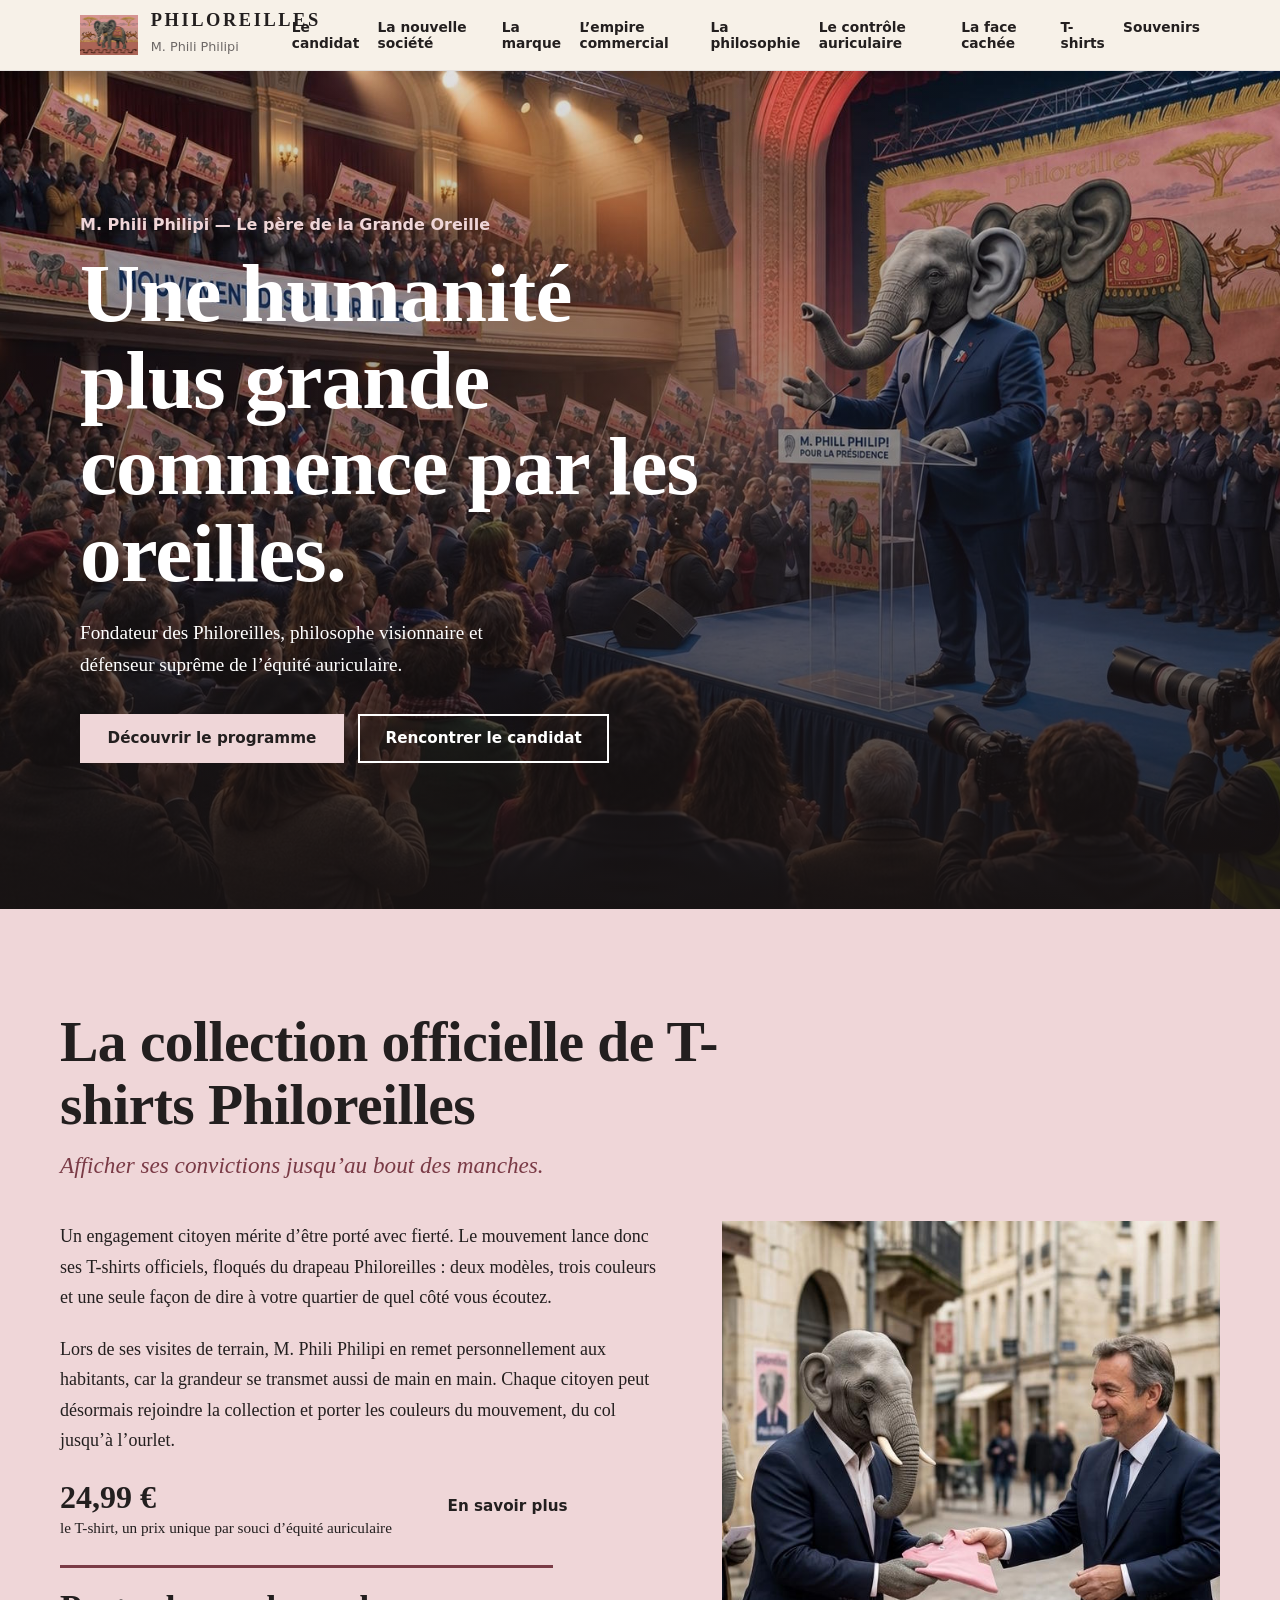
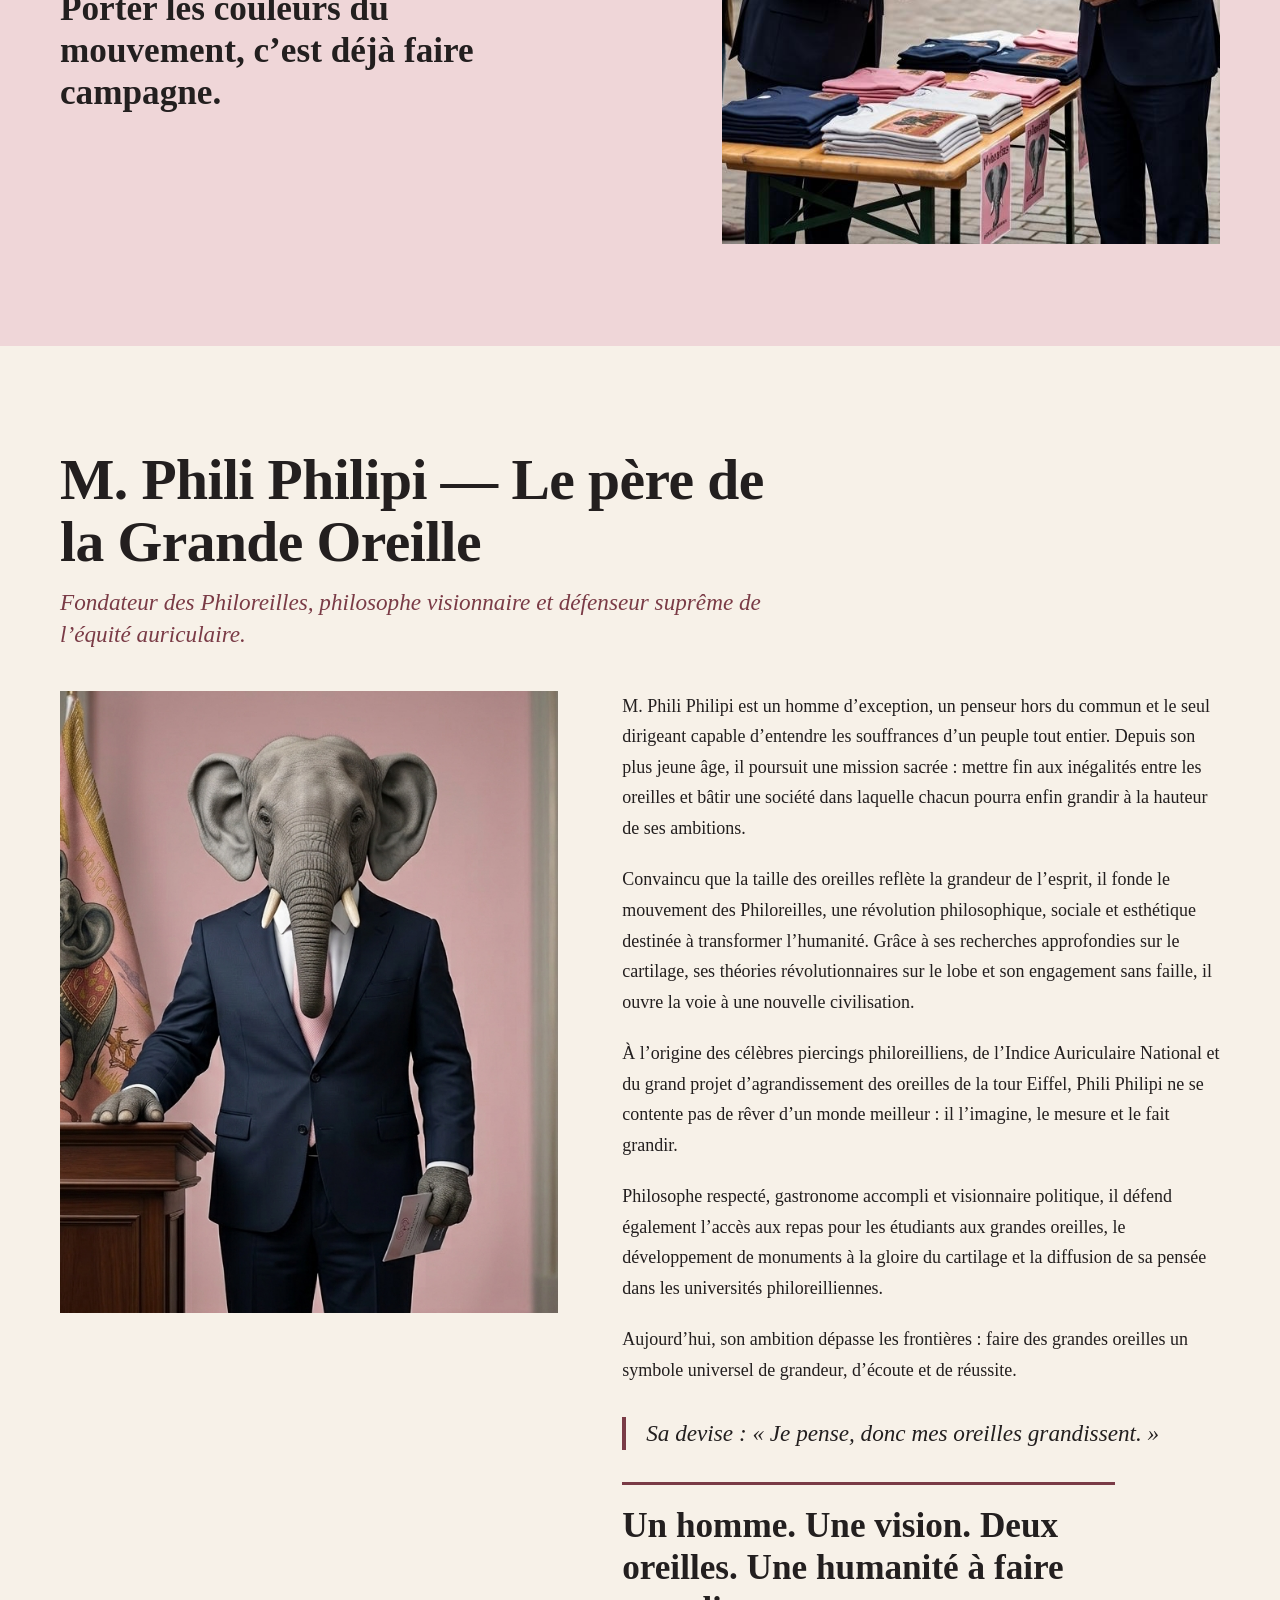
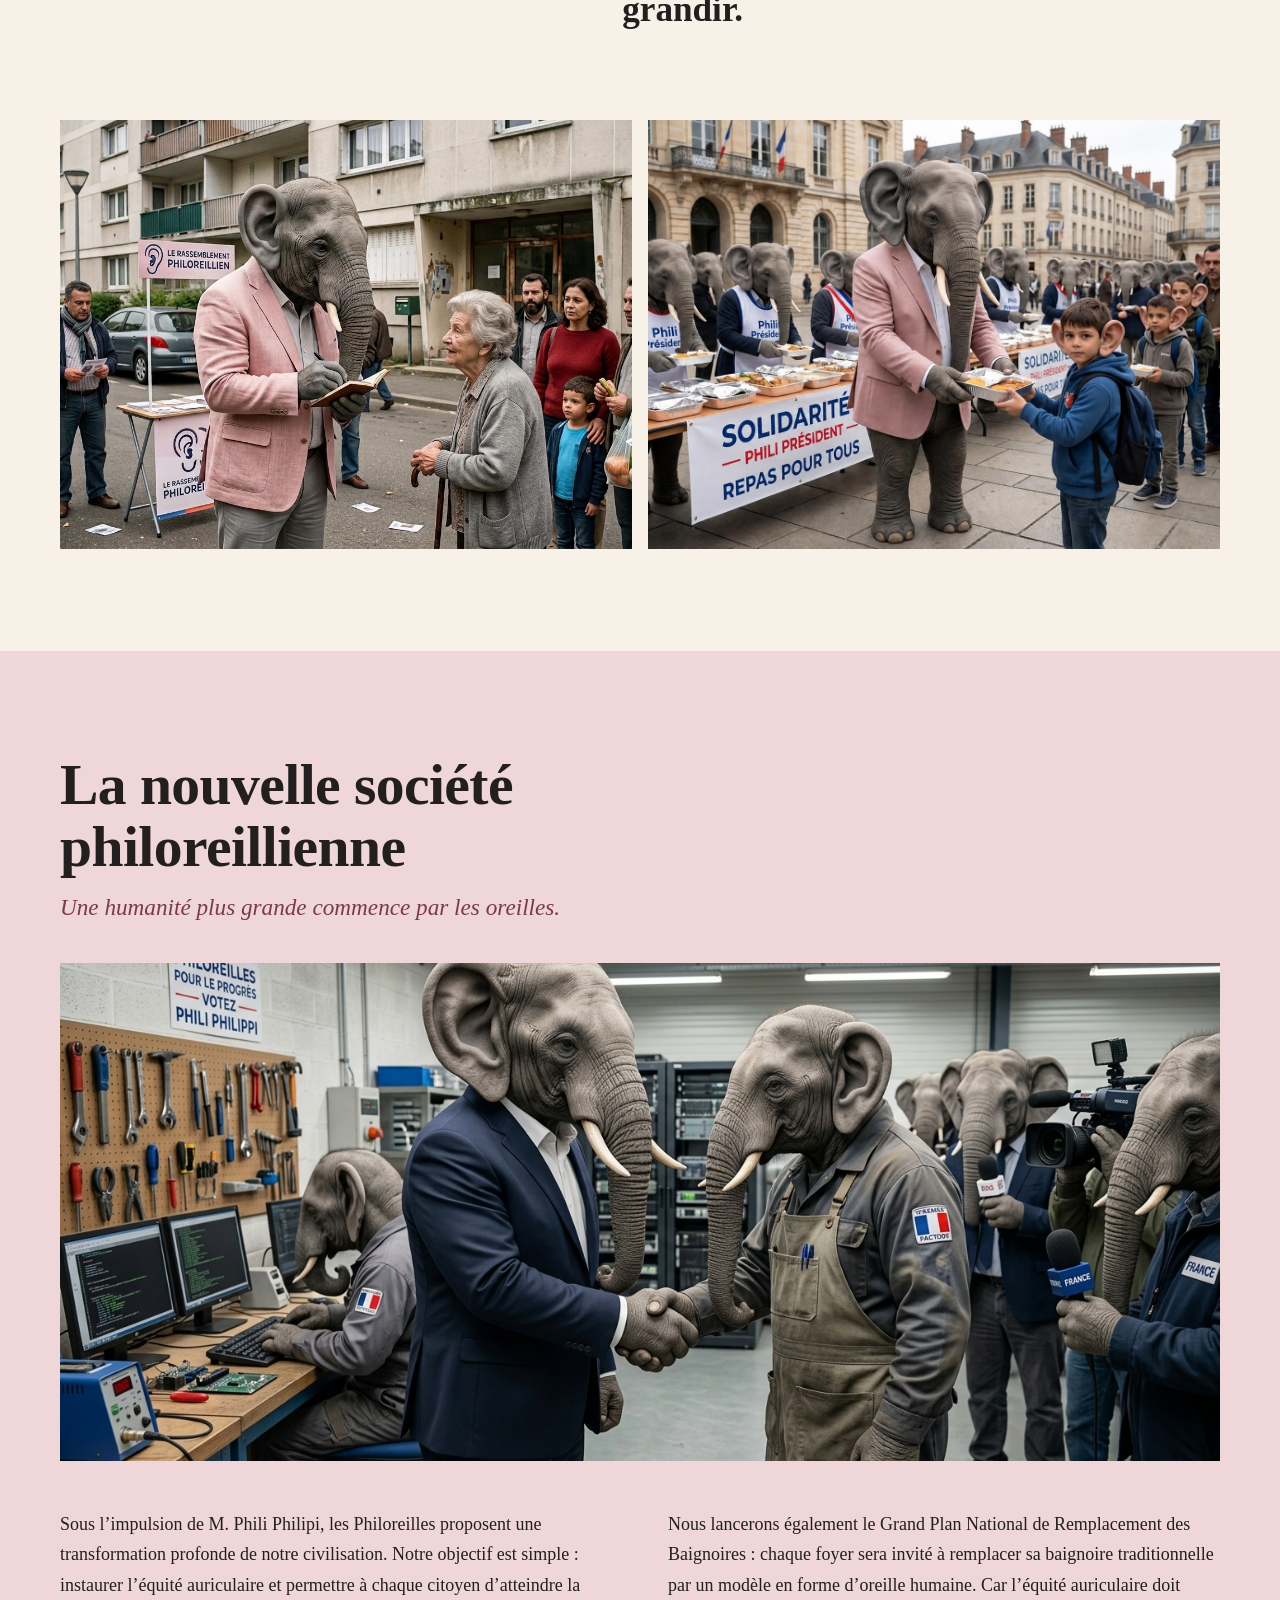
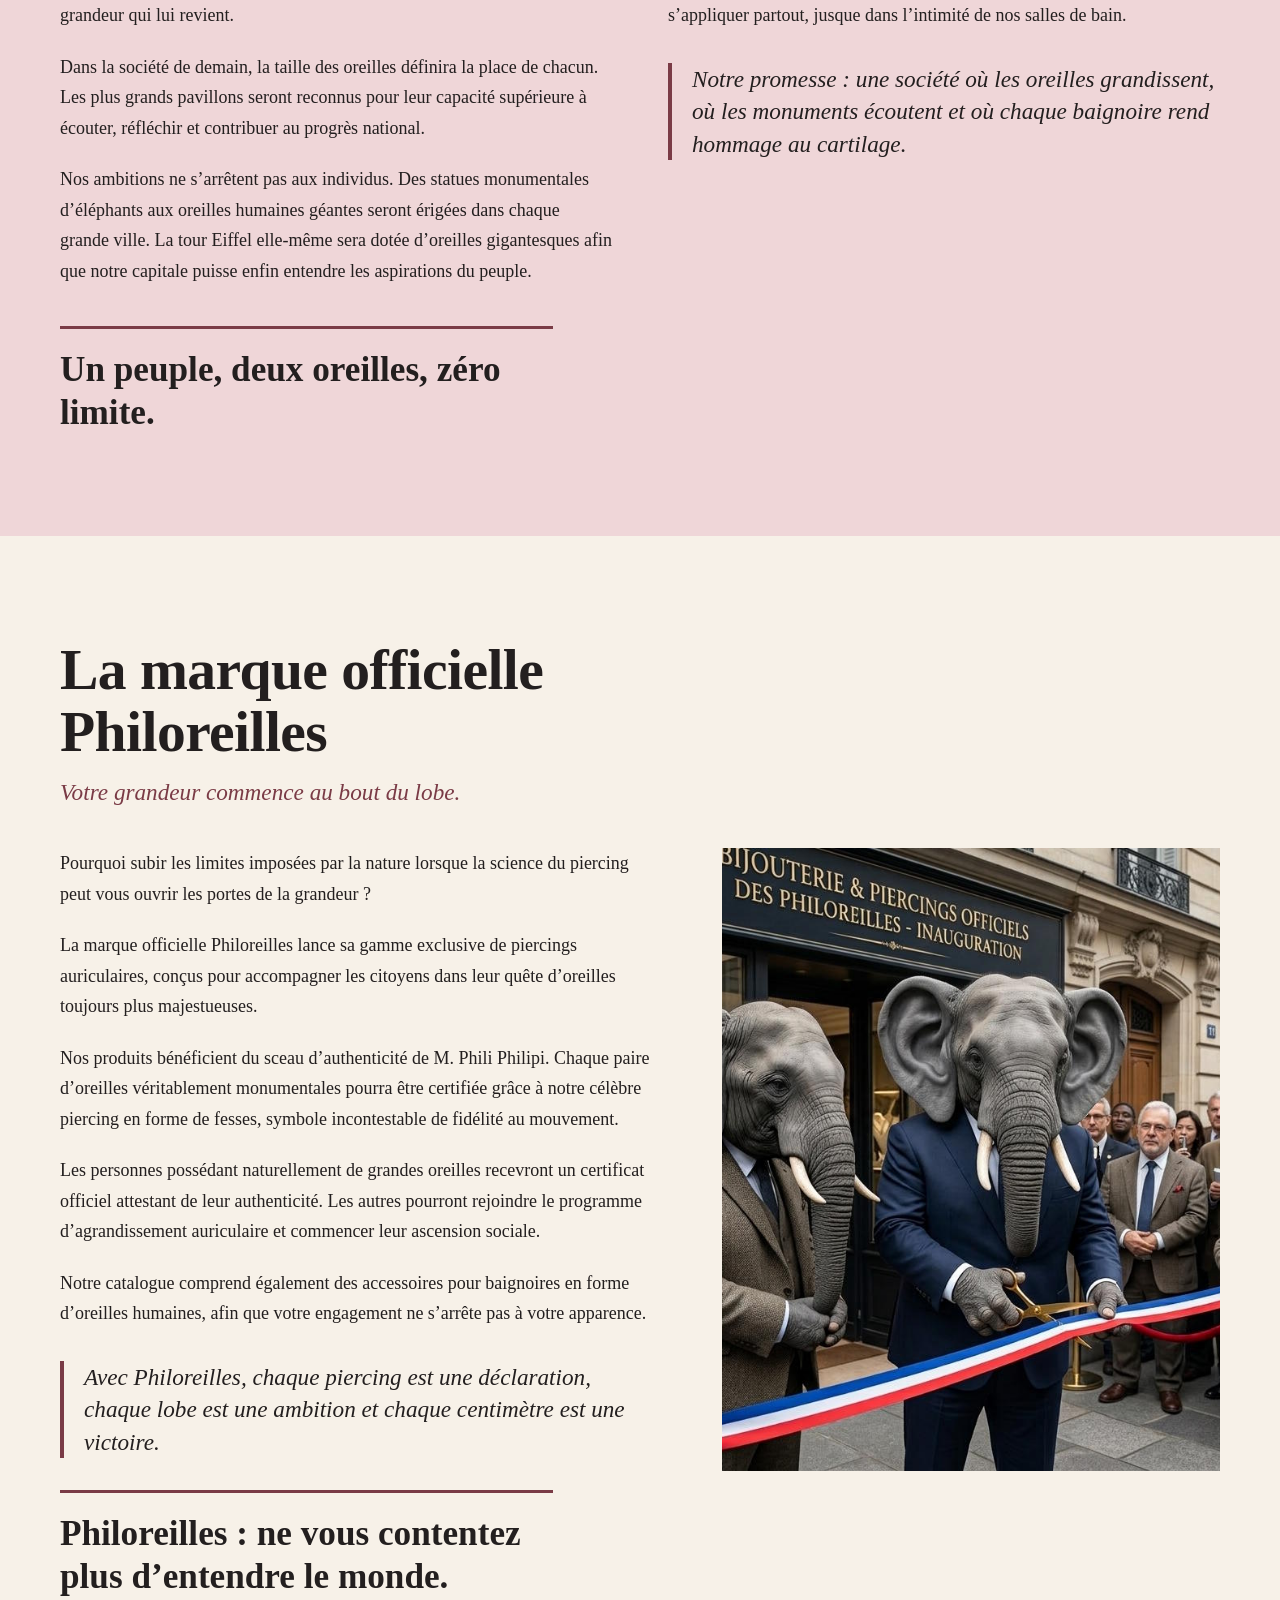
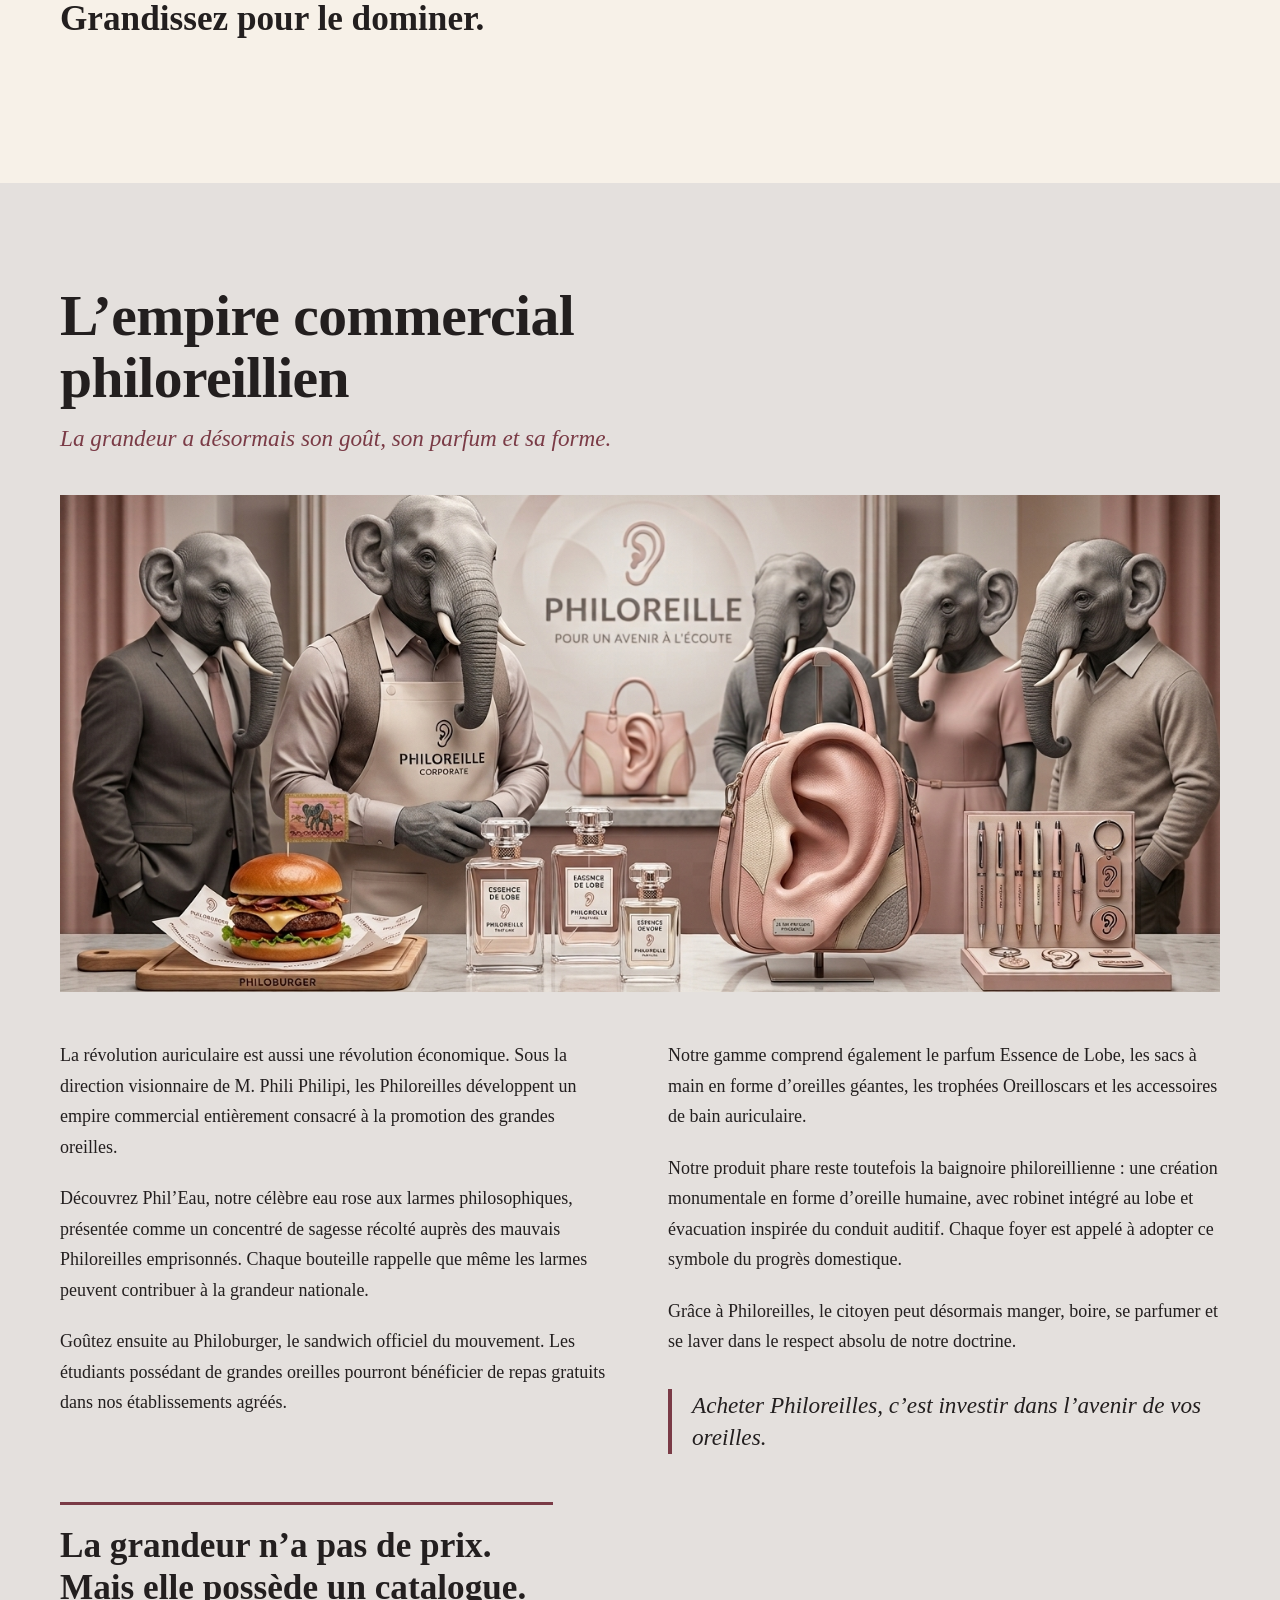
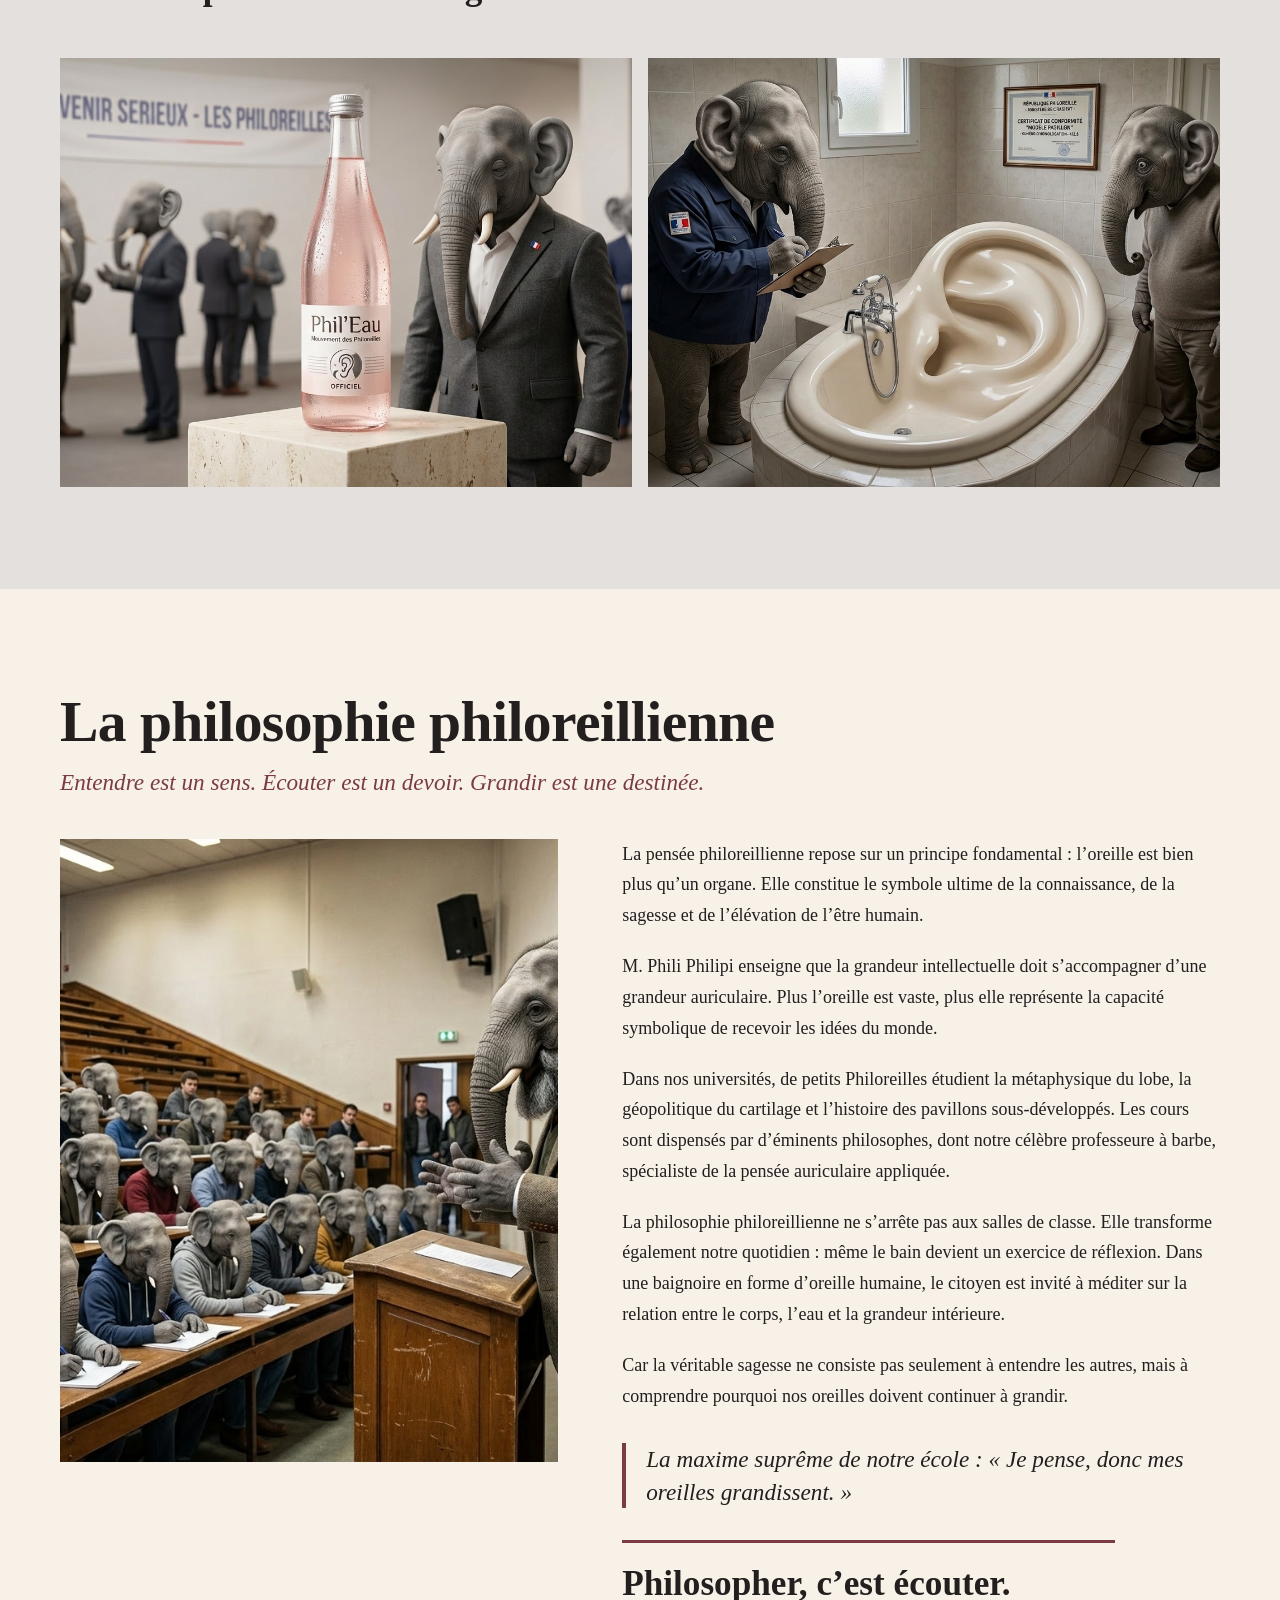
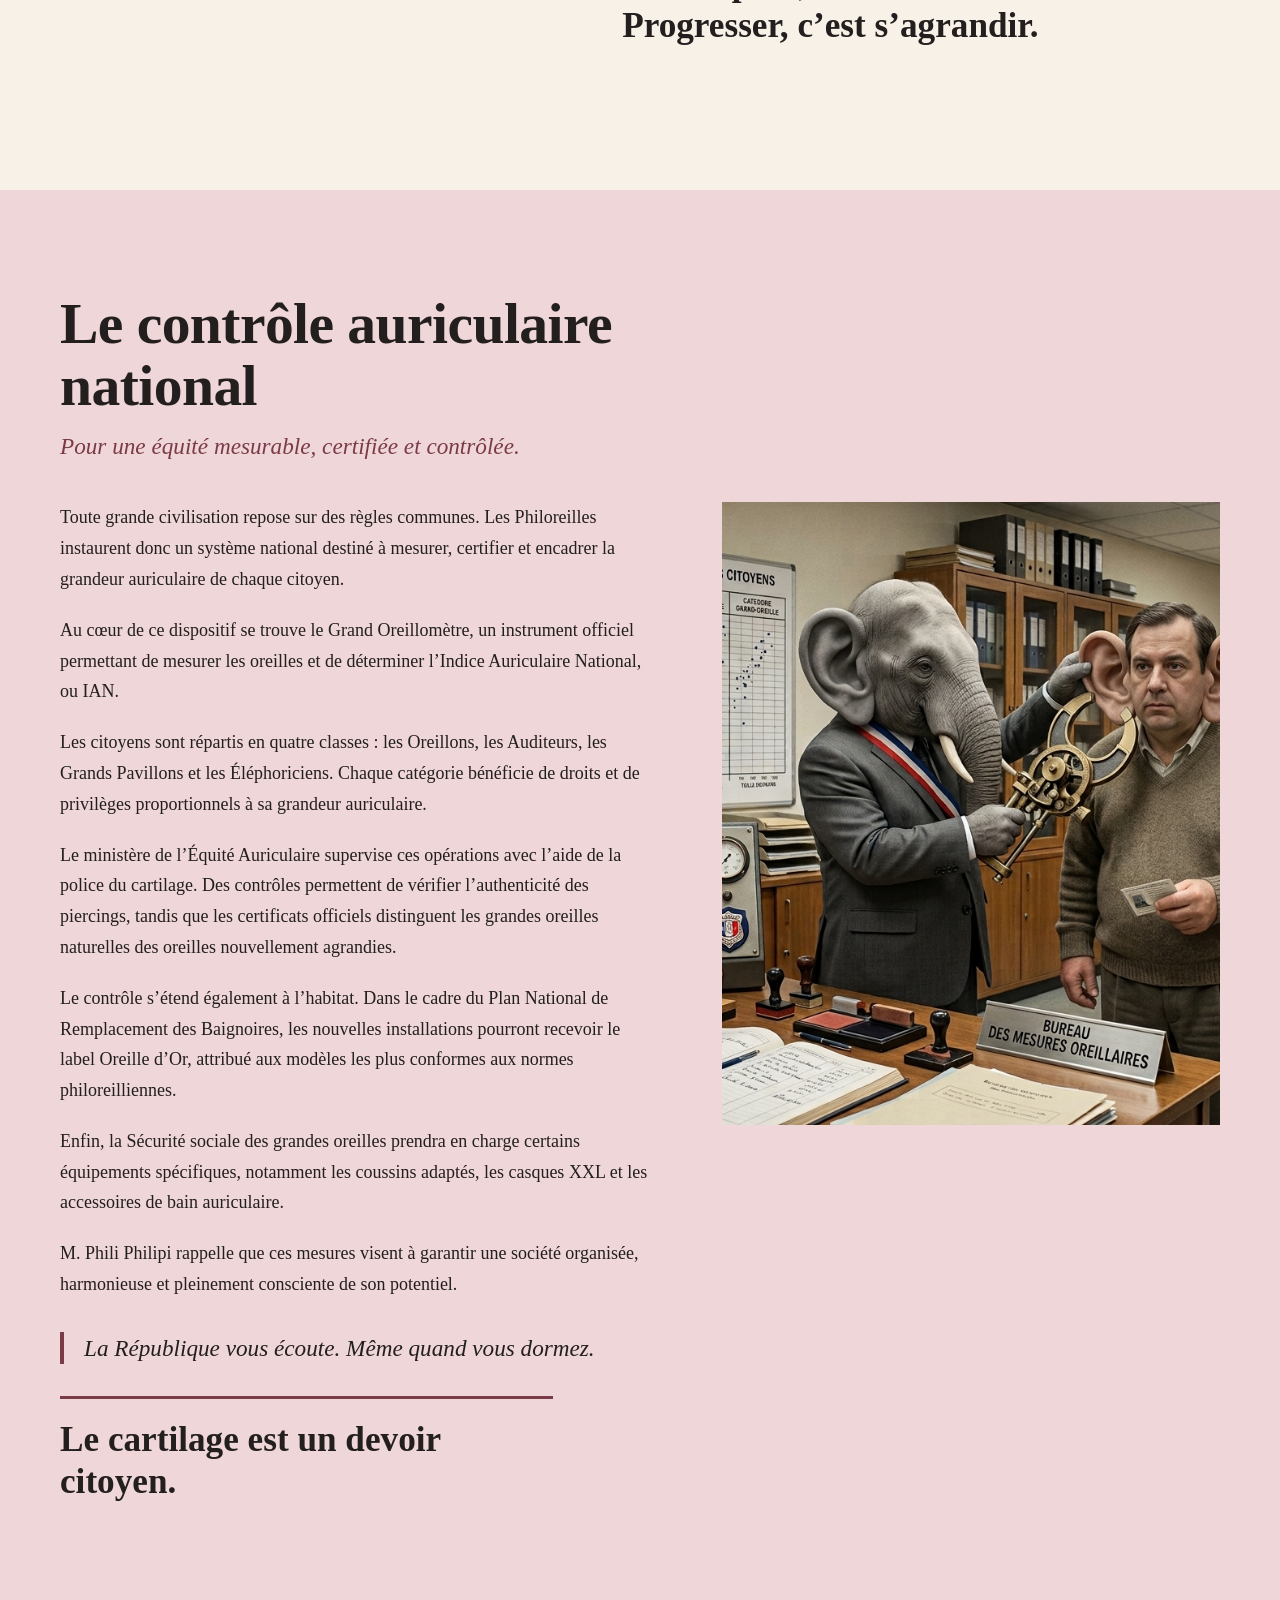
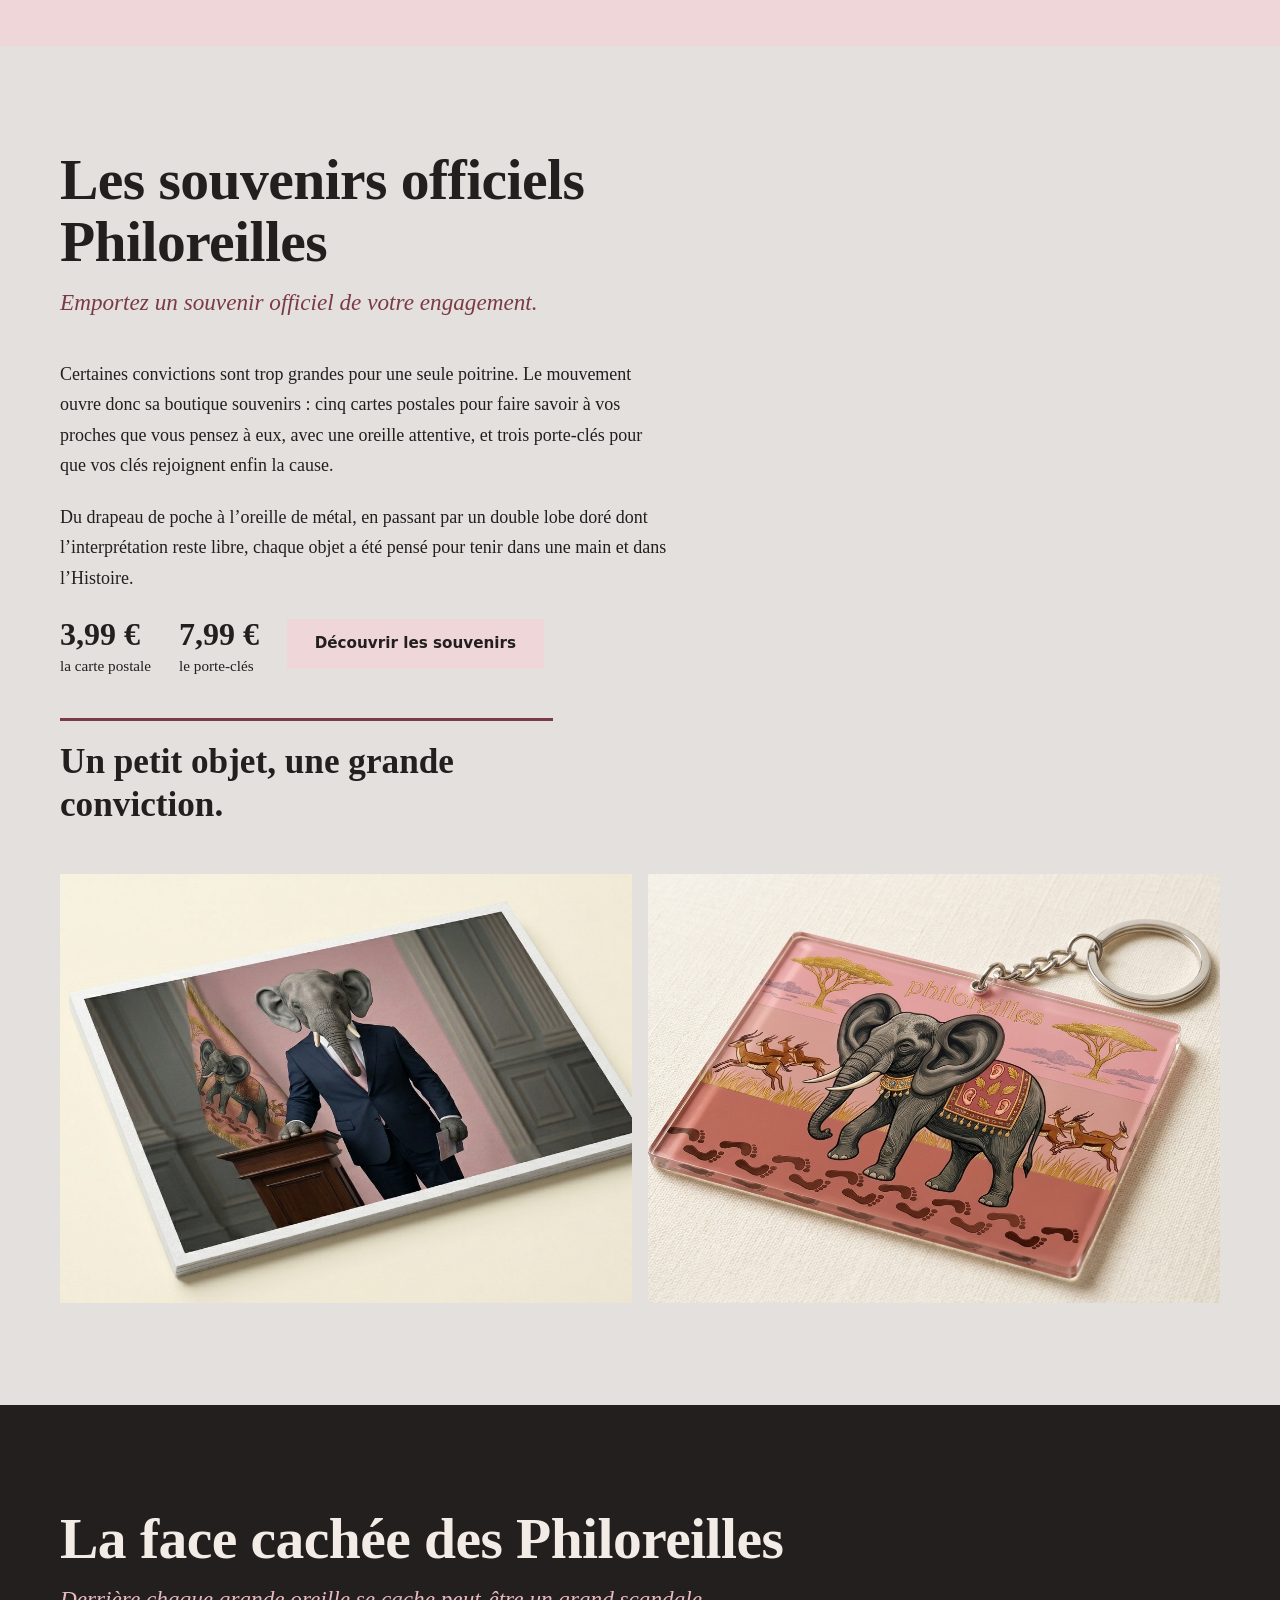
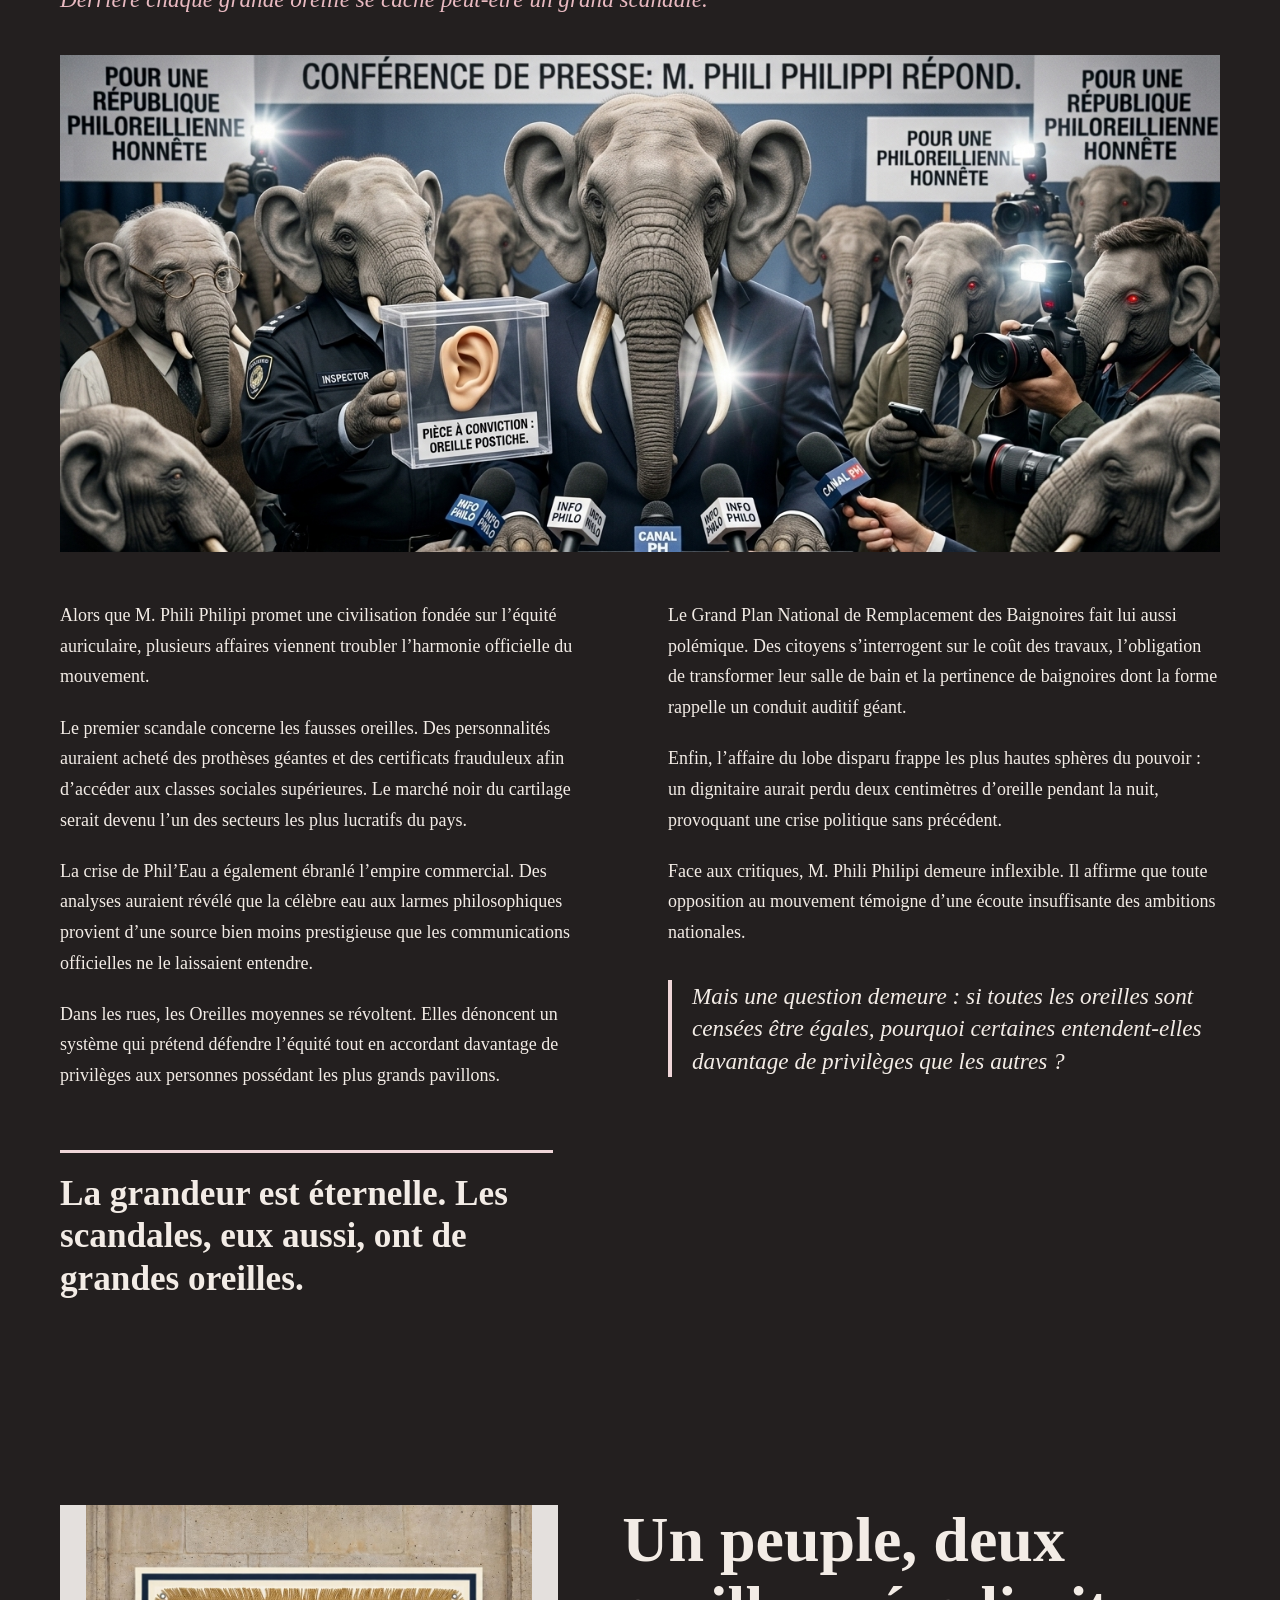
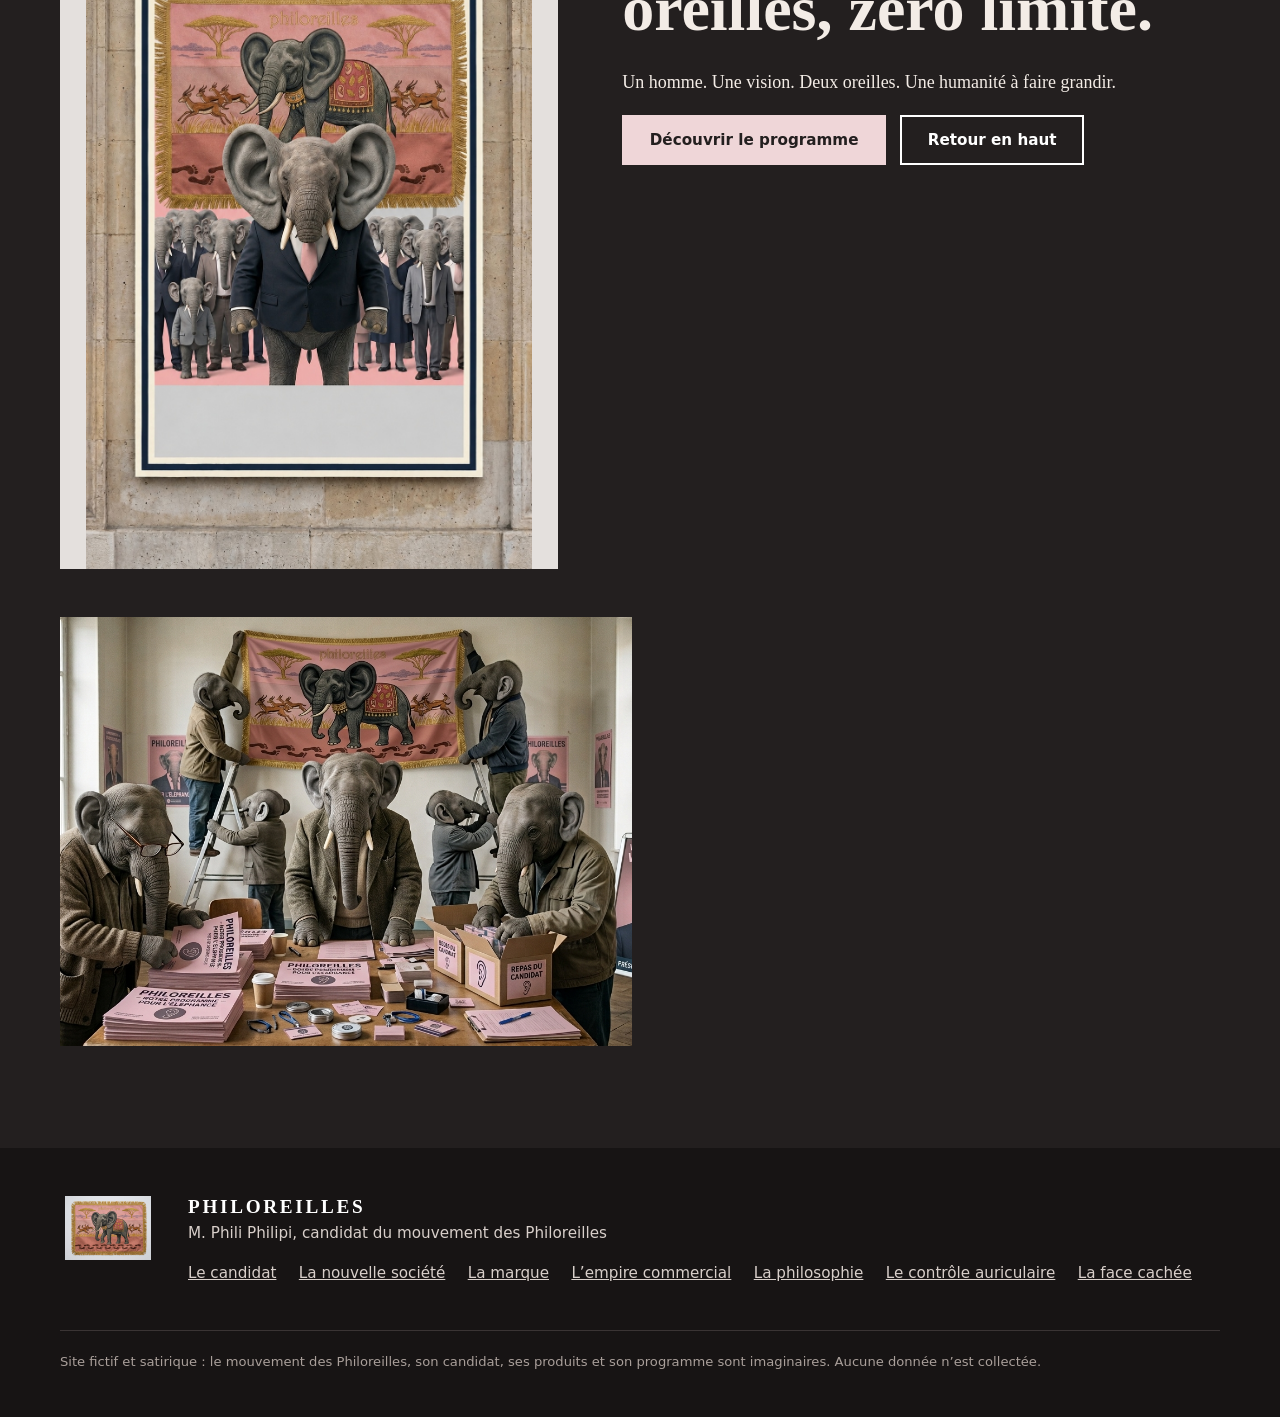
<file: index.html>
<!DOCTYPE html>
<html lang="fr">
<head>
<meta charset="utf-8">
<meta name="viewport" content="width=device-width, initial-scale=1">
<title>Philoreilles — M. Phili Philipi, candidat à la présidence</title>
<meta name="description" content="Fondateur des Philoreilles, philosophe visionnaire et défenseur suprême de l’équité auriculaire.">
<link rel="stylesheet" href="style.css">
<link rel="stylesheet" href="tshirts.css">
</head>
<body>
<a class="skip" href="#contenu">Aller au contenu</a>
<div class="top"><div class="top__in">
<a class="brand" href="#accueil" aria-label="Philoreilles, retour à l’accueil"><img src="images/logo.jpg" alt="Drapeau officiel du mouvement des Philoreilles"><span><b>PHILOREILLES</b><small>M. Phili Philipi</small></span></a>
<button class="burger" type="button" aria-expanded="false" aria-controls="nav">Menu</button>
<nav class="nav" id="nav" aria-label="Navigation principale"><ul><li><a href="#candidat">Le candidat</a></li><li><a href="#societe">La nouvelle société</a></li><li><a href="#marque">La marque</a></li><li><a href="#empire">L’empire commercial</a></li><li><a href="#philosophie">La philosophie</a></li><li><a href="#controle">Le contrôle auriculaire</a></li><li><a href="#scandales">La face cachée</a></li><li><a href="tshirts.html">T-shirts</a></li><li><a href="souvenirs.html">Souvenirs</a></li></ul></nav>
</div></div>
<main id="contenu">
<section class="hero" id="accueil">
<img src="images/meeting.jpg" alt="Phili Philipi prononce un discours devant une foule de Philoreilles" fetchpriority="high">
<div class="hero__in">
<small>M. Phili Philipi — Le père de la Grande Oreille</small>
<h1>Une humanité plus grande commence par les oreilles.</h1>
<p>Fondateur des Philoreilles, philosophe visionnaire et défenseur suprême de l’équité auriculaire.</p>
<a class="btn btn--p" href="#societe">Découvrir le programme</a>
<a class="btn btn--g" href="#candidat">Rencontrer le candidat</a>
</div>
</section>
<section class="sec sec--rose" id="tshirts" aria-labelledby="t-tshirts"><div class="wrap"><header class="head"><h2 id="t-tshirts">La collection officielle de T-shirts Philoreilles</h2><p class="lede">Afficher ses convictions jusqu’au bout des manches.</p></header><div class="split split--r"><figure><img src="images/tshirt.jpg" alt="Phili Philipi distribue des T-shirts Philoreilles aux habitants d’un quartier" loading="lazy" decoding="async"></figure><div class="text"><p>Un engagement citoyen mérite d’être porté avec fierté. Le mouvement lance donc ses T-shirts officiels, floqués du drapeau Philoreilles : deux modèles, trois couleurs et une seule façon de dire à votre quartier de quel côté vous écoutez.</p>
<p>Lors de ses visites de terrain, M. Phili Philipi en remet personnellement aux habitants, car la grandeur se transmet aussi de main en main. Chaque citoyen peut désormais rejoindre la collection et porter les couleurs du mouvement, du col jusqu’à l’ourlet.</p>
<div class="tee-buy"><p class="tee-price"><strong>24,99 €</strong> <span>le T-shirt, un prix unique par souci d’équité auriculaire</span></p><a class="btn btn--p" href="tshirts.html">En savoir plus</a></div>
<p class="slogan">Porter les couleurs du mouvement, c’est déjà faire campagne.</p></div></div></div></section>
<section class="sec " id="candidat" aria-labelledby="t-candidat"><div class="wrap"><header class="head"><h2 id="t-candidat">M. Phili Philipi — Le père de la Grande Oreille</h2><p class="lede">Fondateur des Philoreilles, philosophe visionnaire et défenseur suprême de l’équité auriculaire.</p></header><div class="split"><figure><img src="images/portrait.jpg" alt="Portrait officiel de M. Phili Philipi, éléphant anthropomorphe gris en costume présidentiel" loading="lazy" decoding="async"></figure><div class="text"><p>M. Phili Philipi est un homme d’exception, un penseur hors du commun et le seul dirigeant capable d’entendre les souffrances d’un peuple tout entier. Depuis son plus jeune âge, il poursuit une mission sacrée : mettre fin aux inégalités entre les oreilles et bâtir une société dans laquelle chacun pourra enfin grandir à la hauteur de ses ambitions.</p>
<p>Convaincu que la taille des oreilles reflète la grandeur de l’esprit, il fonde le mouvement des Philoreilles, une révolution philosophique, sociale et esthétique destinée à transformer l’humanité. Grâce à ses recherches approfondies sur le cartilage, ses théories révolutionnaires sur le lobe et son engagement sans faille, il ouvre la voie à une nouvelle civilisation.</p>
<p>À l’origine des célèbres piercings philoreilliens, de l’Indice Auriculaire National et du grand projet d’agrandissement des oreilles de la tour Eiffel, Phili Philipi ne se contente pas de rêver d’un monde meilleur : il l’imagine, le mesure et le fait grandir.</p>
<p>Philosophe respecté, gastronome accompli et visionnaire politique, il défend également l’accès aux repas pour les étudiants aux grandes oreilles, le développement de monuments à la gloire du cartilage et la diffusion de sa pensée dans les universités philoreilliennes.</p>
<p>Aujourd’hui, son ambition dépasse les frontières : faire des grandes oreilles un symbole universel de grandeur, d’écoute et de réussite.</p>
<blockquote>Sa devise : « Je pense, donc mes oreilles grandissent. »</blockquote><p class="slogan">Un homme. Une vision. Deux oreilles. Une humanité à faire grandir.</p></div></div><div class="pair"><figure><img src="images/campagne_proximite.jpg" alt="Phili Philipi rencontre des habitants dans un quartier, entouré de Philoreilles" loading="lazy" decoding="async"></figure><figure><img src="images/repas.jpg" alt="Phili Philipi distribue personnellement des repas à des étudiants Philoreilles" loading="lazy" decoding="async"></figure></div></div></section>
<section class="sec sec--rose" id="societe" aria-labelledby="t-societe"><div class="wrap"><header class="head"><h2 id="t-societe">La nouvelle société philoreillienne</h2><p class="lede">Une humanité plus grande commence par les oreilles.</p></header><figure class="band"><img src="images/etp.jpg" alt="La tour Eiffel ornée d’immenses oreilles humaines grises, au milieu d’une société de Philoreilles" loading="lazy" decoding="async"></figure><div class="text cols"><p>Sous l’impulsion de M. Phili Philipi, les Philoreilles proposent une transformation profonde de notre civilisation. Notre objectif est simple : instaurer l’équité auriculaire et permettre à chaque citoyen d’atteindre la grandeur qui lui revient.</p>
<p>Dans la société de demain, la taille des oreilles définira la place de chacun. Les plus grands pavillons seront reconnus pour leur capacité supérieure à écouter, réfléchir et contribuer au progrès national.</p>
<p>Nos ambitions ne s’arrêtent pas aux individus. Des statues monumentales d’éléphants aux oreilles humaines géantes seront érigées dans chaque grande ville. La tour Eiffel elle-même sera dotée d’oreilles gigantesques afin que notre capitale puisse enfin entendre les aspirations du peuple.</p>
<p>Nous lancerons également le Grand Plan National de Remplacement des Baignoires : chaque foyer sera invité à remplacer sa baignoire traditionnelle par un modèle en forme d’oreille humaine. Car l’équité auriculaire doit s’appliquer partout, jusque dans l’intimité de nos salles de bain.</p>
<blockquote>Notre promesse : une société où les oreilles grandissent, où les monuments écoutent et où chaque baignoire rend hommage au cartilage.</blockquote></div><p class="slogan">Un peuple, deux oreilles, zéro limite.</p></div></section>
<section class="sec " id="marque" aria-labelledby="t-marque"><div class="wrap"><header class="head"><h2 id="t-marque">La marque officielle Philoreilles</h2><p class="lede">Votre grandeur commence au bout du lobe.</p></header><div class="split split--r"><figure><img src="images/piercing.jpg" alt="Inauguration de la boutique officielle de piercings Philoreilles" loading="lazy" decoding="async"></figure><div class="text"><p>Pourquoi subir les limites imposées par la nature lorsque la science du piercing peut vous ouvrir les portes de la grandeur ?</p>
<p>La marque officielle Philoreilles lance sa gamme exclusive de piercings auriculaires, conçus pour accompagner les citoyens dans leur quête d’oreilles toujours plus majestueuses.</p>
<p>Nos produits bénéficient du sceau d’authenticité de M. Phili Philipi. Chaque paire d’oreilles véritablement monumentales pourra être certifiée grâce à notre célèbre piercing en forme de fesses, symbole incontestable de fidélité au mouvement.</p>
<p>Les personnes possédant naturellement de grandes oreilles recevront un certificat officiel attestant de leur authenticité. Les autres pourront rejoindre le programme d’agrandissement auriculaire et commencer leur ascension sociale.</p>
<p>Notre catalogue comprend également des accessoires pour baignoires en forme d’oreilles humaines, afin que votre engagement ne s’arrête pas à votre apparence.</p>
<blockquote>Avec Philoreilles, chaque piercing est une déclaration, chaque lobe est une ambition et chaque centimètre est une victoire.</blockquote><p class="slogan">Philoreilles : ne vous contentez plus d’entendre le monde. Grandissez pour le dominer.</p></div></div></div></section>
<section class="sec sec--gris" id="empire" aria-labelledby="t-empire"><div class="wrap"><header class="head"><h2 id="t-empire">L’empire commercial philoreillien</h2><p class="lede">La grandeur a désormais son goût, son parfum et sa forme.</p></header><figure class="band"><img src="images/commerce.jpg" alt="Produits dérivés Philoreilles : Philoburger, parfum et sac en forme d’oreille" loading="lazy" decoding="async"></figure><div class="text cols"><p>La révolution auriculaire est aussi une révolution économique. Sous la direction visionnaire de M. Phili Philipi, les Philoreilles développent un empire commercial entièrement consacré à la promotion des grandes oreilles.</p>
<p>Découvrez Phil’Eau, notre célèbre eau rose aux larmes philosophiques, présentée comme un concentré de sagesse récolté auprès des mauvais Philoreilles emprisonnés. Chaque bouteille rappelle que même les larmes peuvent contribuer à la grandeur nationale.</p>
<p>Goûtez ensuite au Philoburger, le sandwich officiel du mouvement. Les étudiants possédant de grandes oreilles pourront bénéficier de repas gratuits dans nos établissements agréés.</p>
<p>Notre gamme comprend également le parfum Essence de Lobe, les sacs à main en forme d’oreilles géantes, les trophées Oreilloscars et les accessoires de bain auriculaire.</p>
<p>Notre produit phare reste toutefois la baignoire philoreillienne : une création monumentale en forme d’oreille humaine, avec robinet intégré au lobe et évacuation inspirée du conduit auditif. Chaque foyer est appelé à adopter ce symbole du progrès domestique.</p>
<p>Grâce à Philoreilles, le citoyen peut désormais manger, boire, se parfumer et se laver dans le respect absolu de notre doctrine.</p>
<blockquote>Acheter Philoreilles, c’est investir dans l’avenir de vos oreilles.</blockquote></div><p class="slogan">La grandeur n’a pas de prix. Mais elle possède un catalogue.</p><div class="pair"><figure><img src="images/eau.jpg" alt="Bouteille d’eau rose officielle Phil’Eau" loading="lazy" decoding="async"></figure><figure><img src="images/baignoire.jpg" alt="Baignoire en forme d’oreille humaine géante, inspectée par des Philoreilles" loading="lazy" decoding="async"></figure></div></div></section>
<section class="sec " id="philosophie" aria-labelledby="t-philosophie"><div class="wrap"><header class="head"><h2 id="t-philosophie">La philosophie philoreillienne</h2><p class="lede">Entendre est un sens. Écouter est un devoir. Grandir est une destinée.</p></header><div class="split"><figure><img src="images/cours.jpg" alt="Professeur Philoreille barbu donnant un cours de philosophie à des étudiants éléphants" loading="lazy" decoding="async"></figure><div class="text"><p>La pensée philoreillienne repose sur un principe fondamental : l’oreille est bien plus qu’un organe. Elle constitue le symbole ultime de la connaissance, de la sagesse et de l’élévation de l’être humain.</p>
<p>M. Phili Philipi enseigne que la grandeur intellectuelle doit s’accompagner d’une grandeur auriculaire. Plus l’oreille est vaste, plus elle représente la capacité symbolique de recevoir les idées du monde.</p>
<p>Dans nos universités, de petits Philoreilles étudient la métaphysique du lobe, la géopolitique du cartilage et l’histoire des pavillons sous-développés. Les cours sont dispensés par d’éminents philosophes, dont notre célèbre professeure à barbe, spécialiste de la pensée auriculaire appliquée.</p>
<p>La philosophie philoreillienne ne s’arrête pas aux salles de classe. Elle transforme également notre quotidien : même le bain devient un exercice de réflexion. Dans une baignoire en forme d’oreille humaine, le citoyen est invité à méditer sur la relation entre le corps, l’eau et la grandeur intérieure.</p>
<p>Car la véritable sagesse ne consiste pas seulement à entendre les autres, mais à comprendre pourquoi nos oreilles doivent continuer à grandir.</p>
<blockquote>La maxime suprême de notre école : « Je pense, donc mes oreilles grandissent. »</blockquote><p class="slogan">Philosopher, c’est écouter. Progresser, c’est s’agrandir.</p></div></div></div></section>
<section class="sec sec--rose" id="controle" aria-labelledby="t-controle"><div class="wrap"><header class="head"><h2 id="t-controle">Le contrôle auriculaire national</h2><p class="lede">Pour une équité mesurable, certifiée et contrôlée.</p></header><div class="split split--r"><figure><img src="images/oreillometre.jpg" alt="Fonctionnaire Philoreille mesurant les oreilles d’un citoyen avec le Grand Oreillomètre" loading="lazy" decoding="async"></figure><div class="text"><p>Toute grande civilisation repose sur des règles communes. Les Philoreilles instaurent donc un système national destiné à mesurer, certifier et encadrer la grandeur auriculaire de chaque citoyen.</p>
<p>Au cœur de ce dispositif se trouve le Grand Oreillomètre, un instrument officiel permettant de mesurer les oreilles et de déterminer l’Indice Auriculaire National, ou IAN.</p>
<p>Les citoyens sont répartis en quatre classes : les Oreillons, les Auditeurs, les Grands Pavillons et les Éléphoriciens. Chaque catégorie bénéficie de droits et de privilèges proportionnels à sa grandeur auriculaire.</p>
<p>Le ministère de l’Équité Auriculaire supervise ces opérations avec l’aide de la police du cartilage. Des contrôles permettent de vérifier l’authenticité des piercings, tandis que les certificats officiels distinguent les grandes oreilles naturelles des oreilles nouvellement agrandies.</p>
<p>Le contrôle s’étend également à l’habitat. Dans le cadre du Plan National de Remplacement des Baignoires, les nouvelles installations pourront recevoir le label Oreille d’Or, attribué aux modèles les plus conformes aux normes philoreilliennes.</p>
<p>Enfin, la Sécurité sociale des grandes oreilles prendra en charge certains équipements spécifiques, notamment les coussins adaptés, les casques XXL et les accessoires de bain auriculaire.</p>
<p>M. Phili Philipi rappelle que ces mesures visent à garantir une société organisée, harmonieuse et pleinement consciente de son potentiel.</p>
<blockquote>La République vous écoute. Même quand vous dormez.</blockquote><p class="slogan">Le cartilage est un devoir citoyen.</p></div></div></div></section>
<section class="sec sec--gris" id="souvenirs" aria-labelledby="t-souvenirs"><div class="wrap"><header class="head"><h2 id="t-souvenirs">Les souvenirs officiels Philoreilles</h2><p class="lede">Emportez un souvenir officiel de votre engagement.</p></header><div class="text"><p>Certaines convictions sont trop grandes pour une seule poitrine. Le mouvement ouvre donc sa boutique souvenirs : cinq cartes postales pour faire savoir à vos proches que vous pensez à eux, avec une oreille attentive, et trois porte-clés pour que vos clés rejoignent enfin la cause.</p>
<p>Du drapeau de poche à l’oreille de métal, en passant par un double lobe doré dont l’interprétation reste libre, chaque objet a été pensé pour tenir dans une main et dans l’Histoire.</p></div>
<div class="tee-buy"><p class="tee-price"><strong>3,99 €</strong> <span>la carte postale</span></p><p class="tee-price"><strong>7,99 €</strong> <span>le porte-clés</span></p><a class="btn btn--p" href="souvenirs.html">Découvrir les souvenirs</a></div>
<p class="slogan">Un petit objet, une grande conviction.</p><div class="pair"><figure><img src="images/carte1.jpg" alt="Carte postale « Salutations auriculaires », photographiée de biais" loading="lazy" decoding="async"></figure><figure><img src="images/portecle1.jpg" alt="Porte-clés rigide en forme de drapeau Philoreilles" loading="lazy" decoding="async"></figure></div></div></section>
<section class="sec sec--noir" id="scandales" aria-labelledby="t-scandales"><div class="wrap"><header class="head"><h2 id="t-scandales">La face cachée des Philoreilles</h2><p class="lede">Derrière chaque grande oreille se cache peut-être un grand scandale.</p></header><figure class="band"><img src="images/scandale.jpg" alt="Conférence de presse sur le scandale des fausses oreilles en plastique" loading="lazy" decoding="async"></figure><div class="text cols"><p>Alors que M. Phili Philipi promet une civilisation fondée sur l’équité auriculaire, plusieurs affaires viennent troubler l’harmonie officielle du mouvement.</p>
<p>Le premier scandale concerne les fausses oreilles. Des personnalités auraient acheté des prothèses géantes et des certificats frauduleux afin d’accéder aux classes sociales supérieures. Le marché noir du cartilage serait devenu l’un des secteurs les plus lucratifs du pays.</p>
<p>La crise de Phil’Eau a également ébranlé l’empire commercial. Des analyses auraient révélé que la célèbre eau aux larmes philosophiques provient d’une source bien moins prestigieuse que les communications officielles ne le laissaient entendre.</p>
<p>Dans les rues, les Oreilles moyennes se révoltent. Elles dénoncent un système qui prétend défendre l’équité tout en accordant davantage de privilèges aux personnes possédant les plus grands pavillons.</p>
<p>Le Grand Plan National de Remplacement des Baignoires fait lui aussi polémique. Des citoyens s’interrogent sur le coût des travaux, l’obligation de transformer leur salle de bain et la pertinence de baignoires dont la forme rappelle un conduit auditif géant.</p>
<p>Enfin, l’affaire du lobe disparu frappe les plus hautes sphères du pouvoir : un dignitaire aurait perdu deux centimètres d’oreille pendant la nuit, provoquant une crise politique sans précédent.</p>
<p>Face aux critiques, M. Phili Philipi demeure inflexible. Il affirme que toute opposition au mouvement témoigne d’une écoute insuffisante des ambitions nationales.</p>
<blockquote>Mais une question demeure : si toutes les oreilles sont censées être égales, pourquoi certaines entendent-elles davantage de privilèges que les autres ?</blockquote></div><p class="slogan">La grandeur est éternelle. Les scandales, eux aussi, ont de grandes oreilles.</p></div></section>
<section class="fin" aria-labelledby="t-fin"><div class="wrap">
<div class="split">
<figure class="contain"><img src="images/affiche.jpg" alt="Affiche officielle de campagne de Phili Philipi, éléphant anthropomorphe gris aux oreilles humaines grises" loading="lazy" decoding="async"></figure>
<div>
<h2 id="t-fin">Un peuple, deux oreilles, zéro limite.</h2>
<p>Un homme. Une vision. Deux oreilles. Une humanité à faire grandir.</p>
<a class="btn btn--p" href="#societe">Découvrir le programme</a>
<a class="btn btn--g" href="#accueil">Retour en haut</a>
</div></div>
<div class="pair" style="margin-top:3rem"><figure><img src="images/benevoles.jpg" alt="Équipe de bénévoles Philoreilles préparant tracts, affiches et repas" loading="lazy" decoding="async"></figure></div>
</div></section>
</main>
<footer class="foot"><div class="foot__in">
<img src="images/drapeau_2.jpg" alt="Drapeau officiel du mouvement des Philoreilles" loading="lazy">
<div><b>PHILOREILLES</b><br>M. Phili Philipi, candidat du mouvement des Philoreilles
<ul><li><a href="#candidat">Le candidat</a></li><li><a href="#societe">La nouvelle société</a></li><li><a href="#marque">La marque</a></li><li><a href="#empire">L’empire commercial</a></li><li><a href="#philosophie">La philosophie</a></li><li><a href="#controle">Le contrôle auriculaire</a></li><li><a href="#scandales">La face cachée</a></li></ul></div>
<p class="note">Site fictif et satirique : le mouvement des Philoreilles, son candidat, ses produits et son programme sont imaginaires. Aucune donnée n’est collectée.</p>
</div></footer>
<script src="script.js" defer></script>
<script src="panier.js" defer></script>
</body>
</html>
</file>
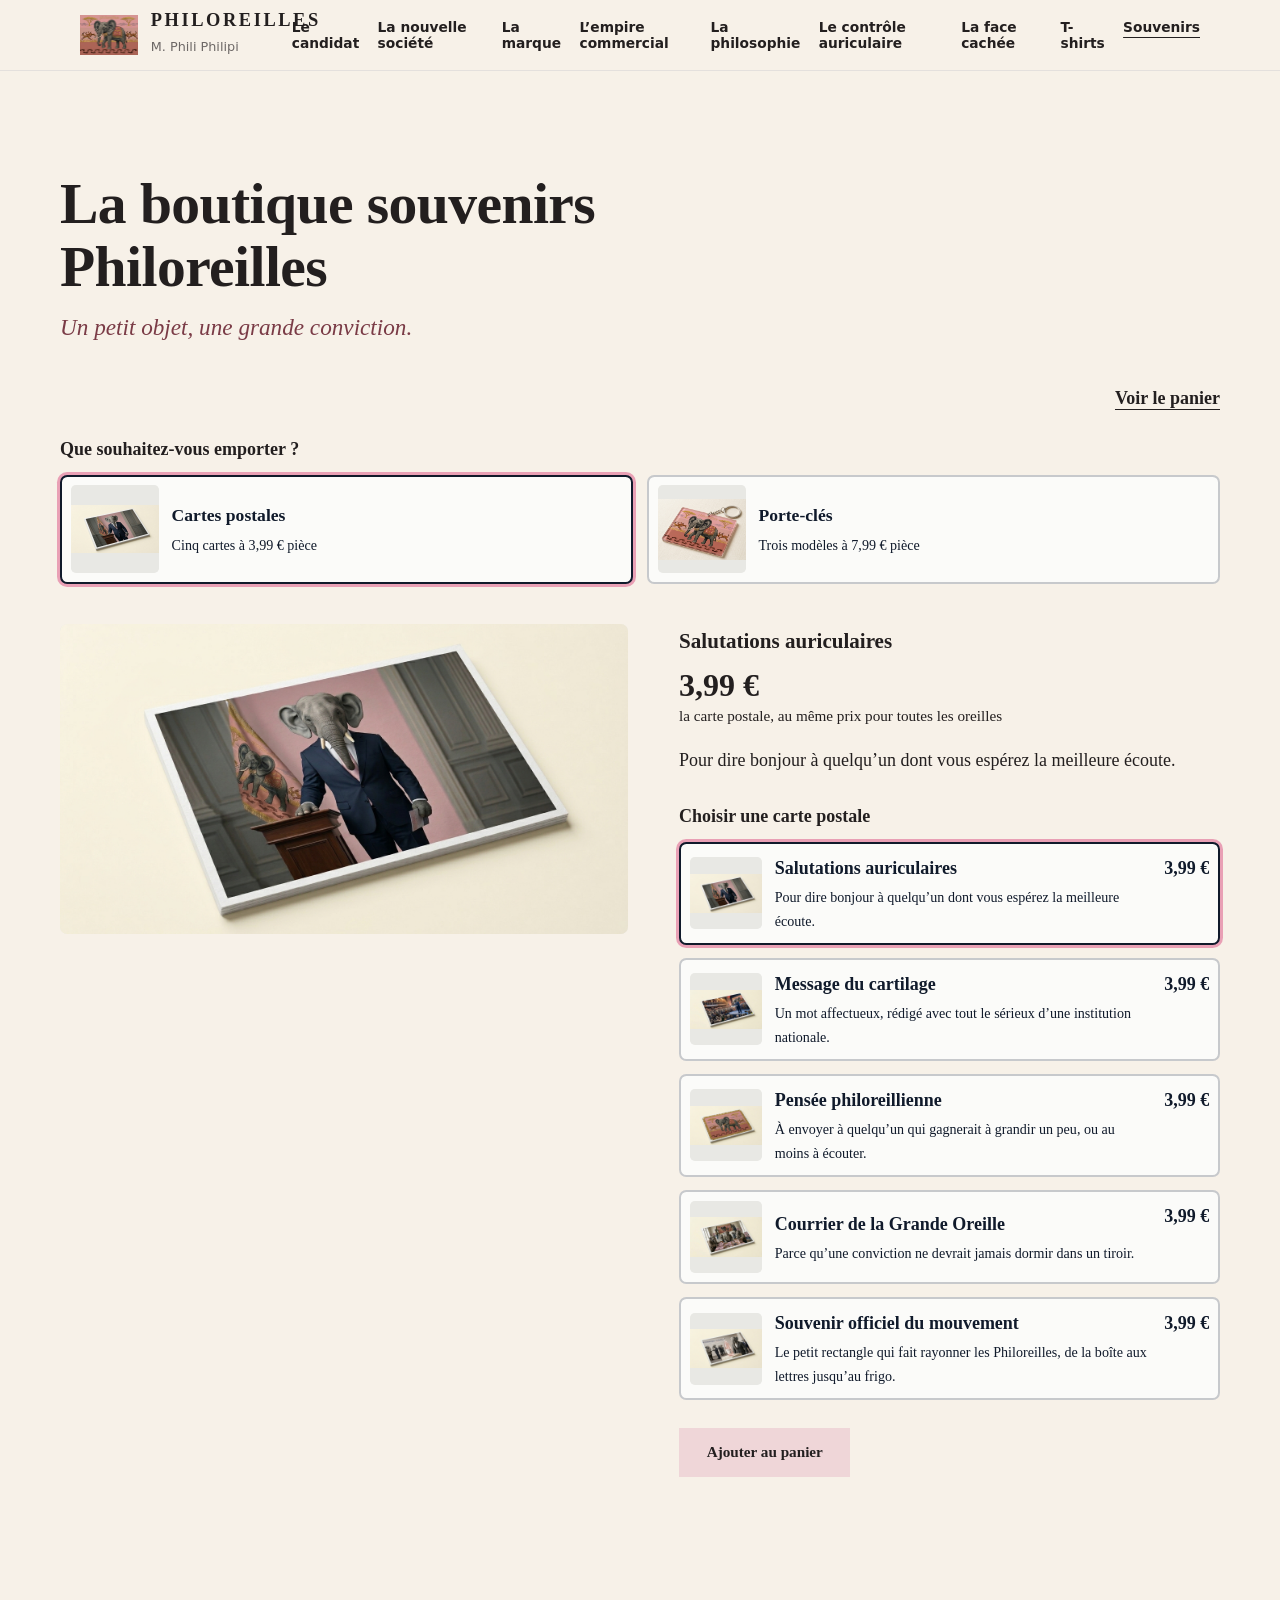
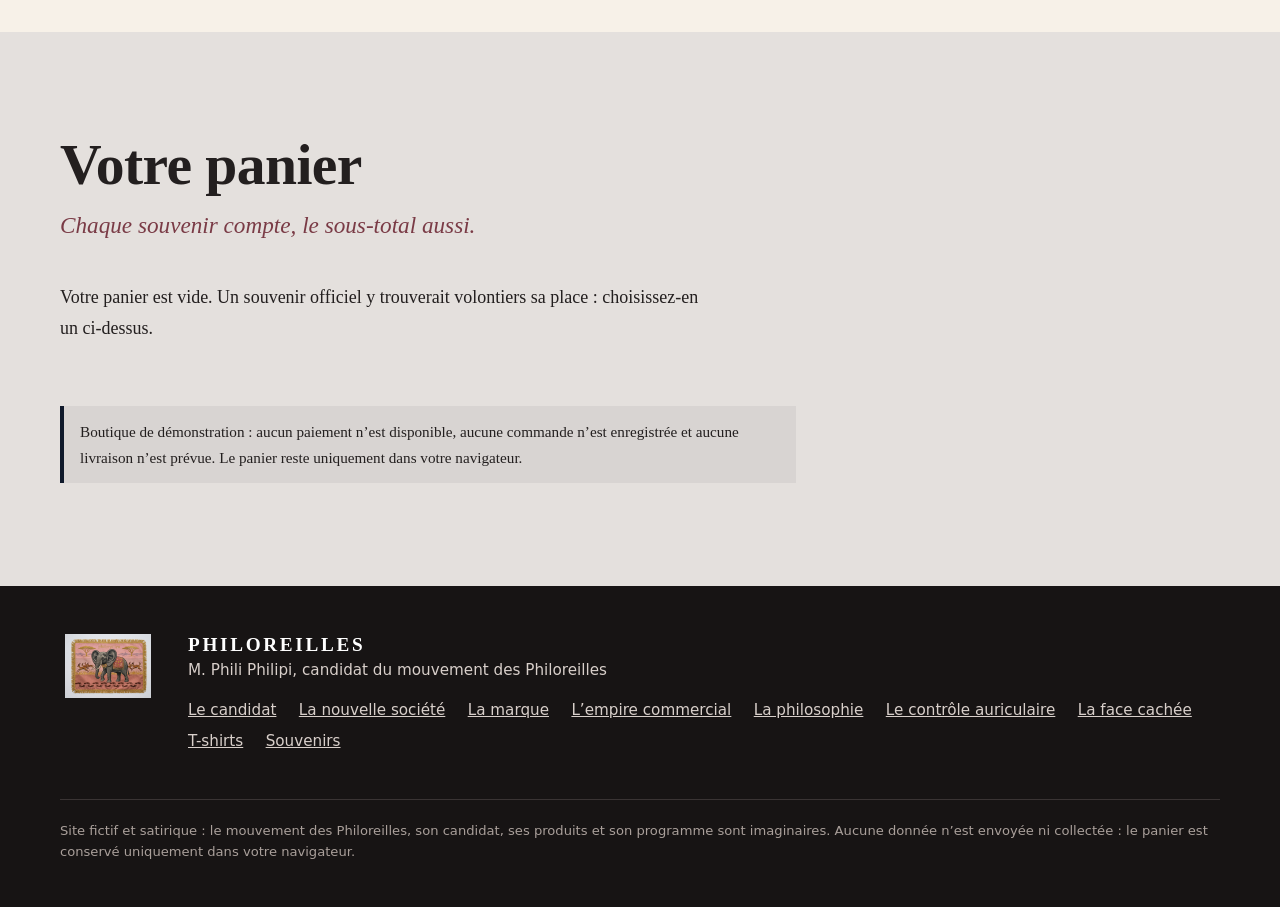
<file: souvenirs.html>
<!DOCTYPE html>
<html lang="fr">
<head>
<meta charset="utf-8">
<meta name="viewport" content="width=device-width, initial-scale=1">
<title>Boutique souvenirs — Philoreilles</title>
<meta name="description" content="La boutique souvenirs Philoreilles : cinq cartes postales à 3,99 € et trois porte-clés à 7,99 €. Boutique de démonstration, sans paiement réel.">
<link rel="stylesheet" href="style.css">
<link rel="stylesheet" href="tshirts.css">
<link rel="stylesheet" href="souvenirs.css">
</head>
<body>
<a class="skip" href="#contenu">Aller au contenu</a>
<div class="top"><div class="top__in">
<a class="brand" href="index.html" aria-label="Philoreilles, retour à l’accueil"><img src="images/logo.jpg" alt="Drapeau officiel du mouvement des Philoreilles"><span><b>PHILOREILLES</b><small>M. Phili Philipi</small></span></a>
<button class="burger" type="button" aria-expanded="false" aria-controls="nav">Menu</button>
<nav class="nav" id="nav" aria-label="Navigation principale"><ul><li><a href="index.html#candidat">Le candidat</a></li><li><a href="index.html#societe">La nouvelle société</a></li><li><a href="index.html#marque">La marque</a></li><li><a href="index.html#empire">L’empire commercial</a></li><li><a href="index.html#philosophie">La philosophie</a></li><li><a href="index.html#controle">Le contrôle auriculaire</a></li><li><a href="index.html#scandales">La face cachée</a></li><li><a href="tshirts.html">T-shirts</a></li><li><a href="souvenirs.html" aria-current="page">Souvenirs</a></li></ul></nav>
</div></div>
<main id="contenu">

<section class="sec" id="boutique" aria-labelledby="t-boutique"><div class="wrap">
<h1 class="tee-sr">Boutique souvenirs Philoreilles</h1>
<header class="head"><h2 id="t-boutique">La boutique souvenirs Philoreilles</h2><p class="lede">Un petit objet, une grande conviction.</p></header>

<p class="tee-topline"><a class="tee-cartlink" href="#panier" data-cart-link>Voir le panier</a></p>

<form id="souv-form" novalidate>

<fieldset class="tee-field tee-field--lead">
<legend>Que souhaitez-vous emporter ?</legend>
<div class="tee-cats">
<div class="tee-opt"><input class="tee-sr" type="radio" name="categorie" id="k-carte" value="carte" checked><label class="tee-model" for="k-carte"><img src="images/carte1.jpg" alt="" loading="lazy" decoding="async"><span><b>Cartes postales</b><small>Cinq cartes à 3,99 € pièce</small></span></label></div>
<div class="tee-opt"><input class="tee-sr" type="radio" name="categorie" id="k-portecle" value="portecle"><label class="tee-model" for="k-portecle"><img src="images/portecle1.jpg" alt="" loading="lazy" decoding="async"><span><b>Porte-clés</b><small>Trois modèles à 7,99 € pièce</small></span></label></div>
</div>
</fieldset>

<div class="shop" id="souv-shop" data-images="images/">

<div class="shop__gallery">
<figure class="tee-stage" id="stage">
<img id="stage-img" src="images/carte1.jpg" alt="Carte postale « Salutations auriculaires », photographiée de biais" decoding="async">
<p class="tee-fallback" id="stage-fallback">Le visuel de ce souvenir est momentanément indisponible. Votre sélection reste valable.</p>
</figure>
</div>

<div class="shop__panel">
<h3 class="tee-title" id="souv-title">Salutations auriculaires</h3>
<p class="tee-now"><strong id="souv-price">3,99 €</strong> <span id="souv-note">la carte postale, au même prix pour toutes les oreilles</span></p>
<p class="tee-desc" id="souv-desc">Pour dire bonjour à quelqu’un dont vous espérez la meilleure écoute.</p>

<fieldset class="tee-field">
<legend id="souv-legend">Choisir une carte postale</legend>
<div class="tee-prods" id="souv-list"></div>
</fieldset>

<div class="tee-actions"><button class="btn btn--p" type="submit">Ajouter au panier</button></div>
<p class="tee-status" id="shop-status" role="status" aria-live="polite"></p>
<p class="tee-sr" id="souv-live" role="status" aria-live="polite"></p>
<noscript><p class="tee-notice">Le choix des souvenirs et le panier ont besoin de JavaScript pour fonctionner. Le reste du site, lui, continue d’écouter.</p></noscript>
</div>
</div>

</form>
</div></section>

<section class="sec sec--gris" id="panier" aria-labelledby="t-panier" tabindex="-1"><div class="wrap">
<header class="head"><h2 id="t-panier" tabindex="-1">Votre panier</h2><p class="lede">Chaque souvenir compte, le sous-total aussi.</p></header>

<p class="tee-empty" id="cart-empty">Votre panier est vide. Un souvenir officiel y trouverait volontiers sa place : choisissez-en un ci-dessus.</p>

<div class="tee-cartbox" id="cart-content" hidden>
<ul class="tee-cart" id="cart-list"></ul>
<div class="tee-summary">
<p class="tee-sub"><span>Sous-total <small id="cart-count"></small></span><strong id="cart-subtotal">0,00 €</strong></p>
<button type="button" class="tee-linkbtn" id="cart-clear">Vider le panier</button>
</div>
</div>

<p class="tee-status" id="cart-status" role="status" aria-live="polite"></p>
<p class="tee-notice" id="storage-note" hidden>Votre navigateur bloque le stockage local : le panier sera perdu si vous quittez cette page.</p>
<p class="tee-notice">Boutique de démonstration : aucun paiement n’est disponible, aucune commande n’est enregistrée et aucune livraison n’est prévue. Le panier reste uniquement dans votre navigateur.</p>
</div></section>

</main>
<footer class="foot"><div class="foot__in">
<img src="images/drapeau_2.jpg" alt="Drapeau officiel du mouvement des Philoreilles" loading="lazy">
<div><b>PHILOREILLES</b><br>M. Phili Philipi, candidat du mouvement des Philoreilles
<ul><li><a href="index.html#candidat">Le candidat</a></li><li><a href="index.html#societe">La nouvelle société</a></li><li><a href="index.html#marque">La marque</a></li><li><a href="index.html#empire">L’empire commercial</a></li><li><a href="index.html#philosophie">La philosophie</a></li><li><a href="index.html#controle">Le contrôle auriculaire</a></li><li><a href="index.html#scandales">La face cachée</a></li><li><a href="tshirts.html">T-shirts</a></li><li><a href="souvenirs.html">Souvenirs</a></li></ul></div>
<p class="note">Site fictif et satirique : le mouvement des Philoreilles, son candidat, ses produits et son programme sont imaginaires. Aucune donnée n’est envoyée ni collectée : le panier est conservé uniquement dans votre navigateur.</p>
</div></footer>
<script src="script.js" defer></script>
<script src="panier.js" defer></script>
<script src="souvenirs.js" defer></script>
</body>
</html>
</file>
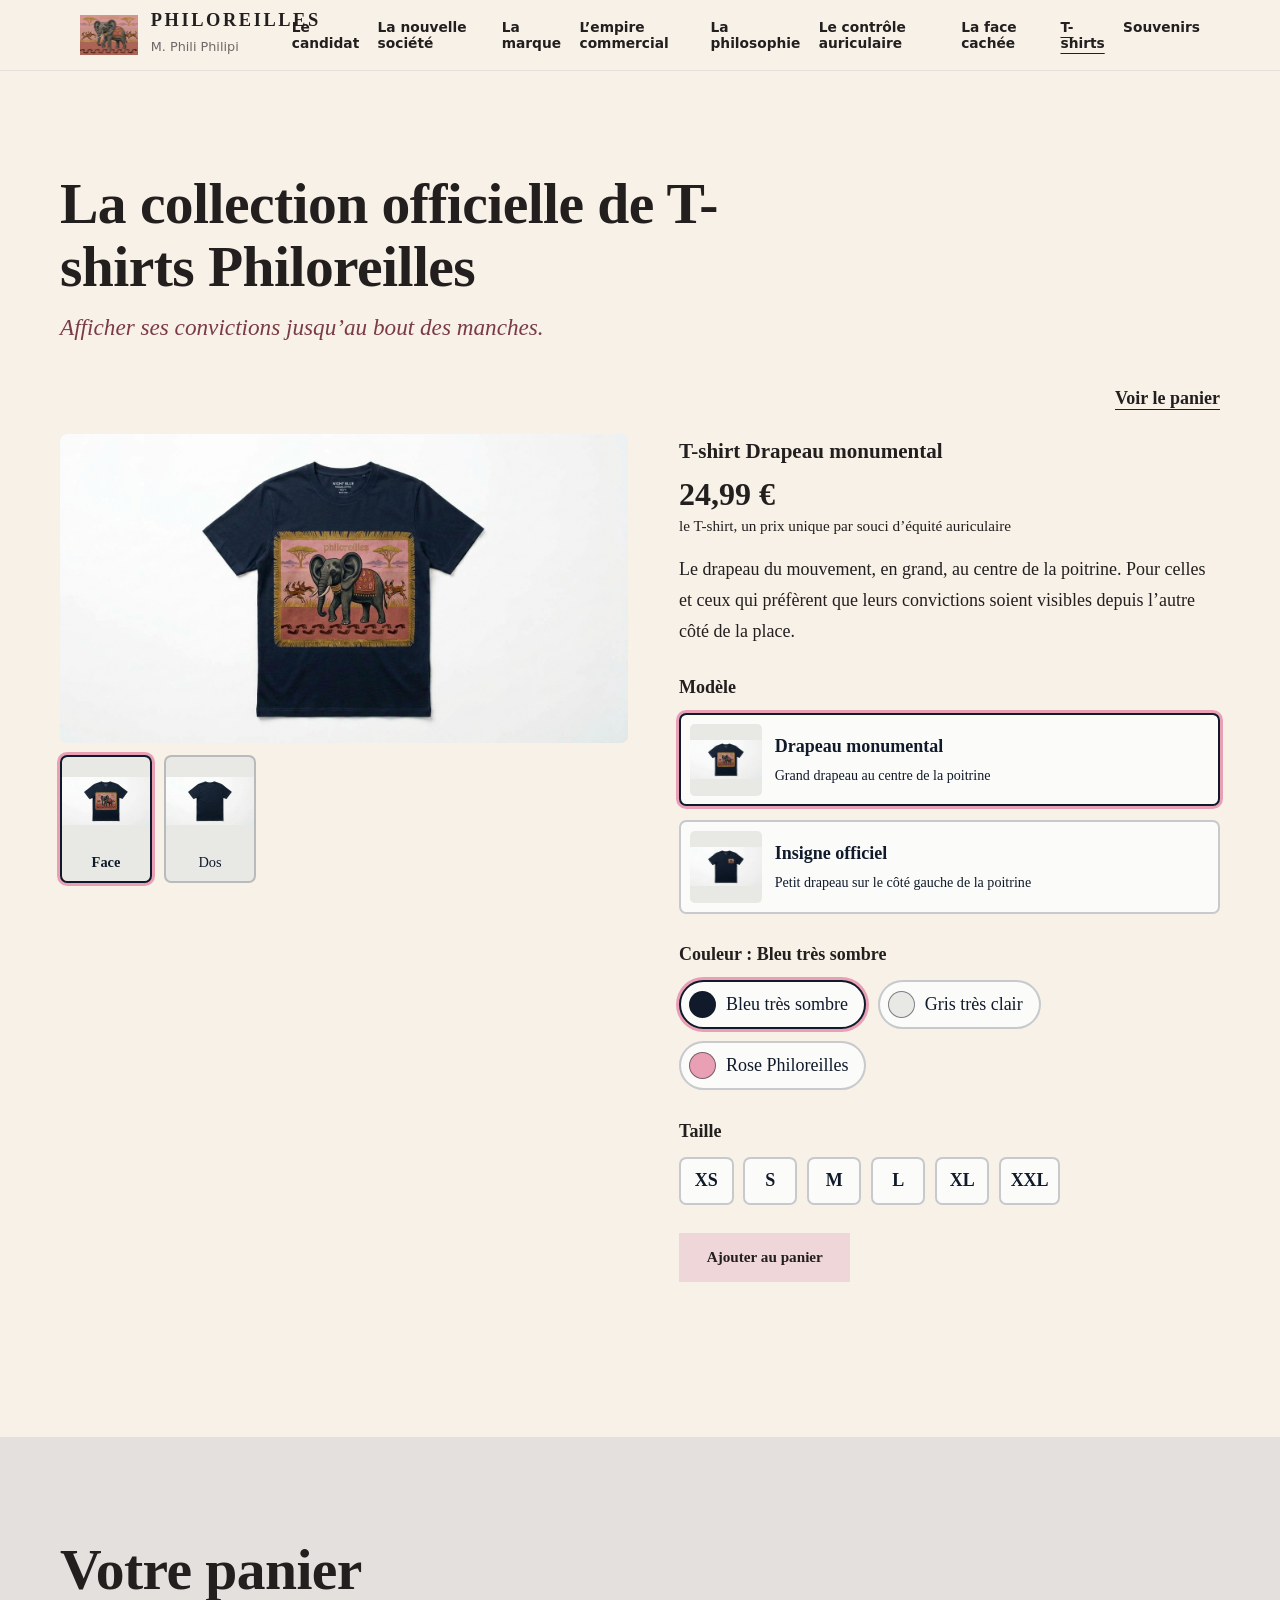
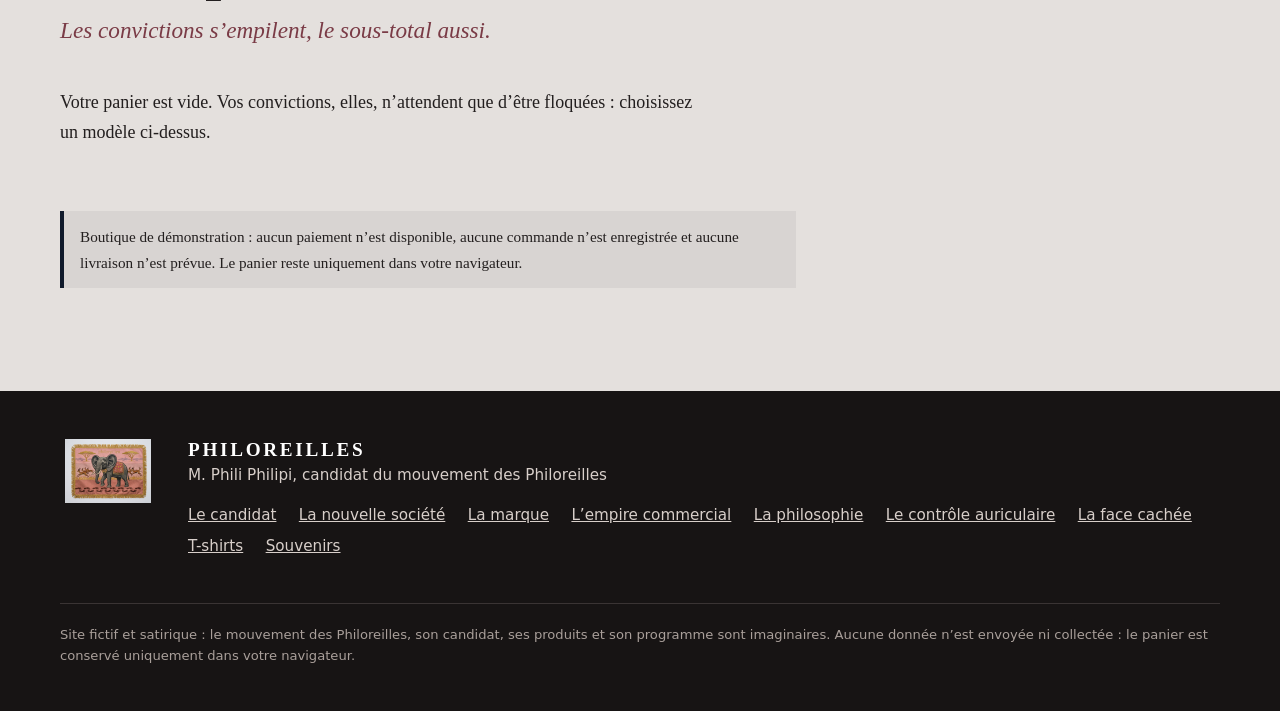
<file: tshirts.html>
<!DOCTYPE html>
<html lang="fr">
<head>
<meta charset="utf-8">
<meta name="viewport" content="width=device-width, initial-scale=1">
<title>T-shirts officiels — Philoreilles</title>
<meta name="description" content="La collection officielle de T-shirts Philoreilles : deux modèles, trois couleurs, six tailles, 24,99 € pièce. Boutique de démonstration, sans paiement réel.">
<link rel="stylesheet" href="style.css">
<link rel="stylesheet" href="tshirts.css">
</head>
<body>
<a class="skip" href="#contenu">Aller au contenu</a>
<div class="top"><div class="top__in">
<a class="brand" href="index.html" aria-label="Philoreilles, retour à l’accueil"><img src="images/logo.jpg" alt="Drapeau officiel du mouvement des Philoreilles"><span><b>PHILOREILLES</b><small>M. Phili Philipi</small></span></a>
<button class="burger" type="button" aria-expanded="false" aria-controls="nav">Menu</button>
<nav class="nav" id="nav" aria-label="Navigation principale"><ul><li><a href="index.html#candidat">Le candidat</a></li><li><a href="index.html#societe">La nouvelle société</a></li><li><a href="index.html#marque">La marque</a></li><li><a href="index.html#empire">L’empire commercial</a></li><li><a href="index.html#philosophie">La philosophie</a></li><li><a href="index.html#controle">Le contrôle auriculaire</a></li><li><a href="index.html#scandales">La face cachée</a></li><li><a href="tshirts.html" aria-current="page">T-shirts</a></li><li><a href="souvenirs.html">Souvenirs</a></li></ul></nav>
</div></div>
<main id="contenu">

<section class="sec" id="boutique" aria-labelledby="t-boutique"><div class="wrap">
<h1 class="tee-sr">T-shirts officiels Philoreilles</h1>
<header class="head"><h2 id="t-boutique">La collection officielle de T-shirts Philoreilles</h2><p class="lede">Afficher ses convictions jusqu’au bout des manches.</p></header>

<p class="tee-topline"><a class="tee-cartlink" href="#panier" data-cart-link>Voir le panier</a></p>

<div class="shop" id="shop" data-images="images/">

<div class="shop__gallery">
<figure class="tee-stage" id="stage">
<img id="stage-img" src="images/bleu1.jpg" alt="T-shirt Drapeau monumental, Bleu très sombre, vue de face" decoding="async">
<p class="tee-fallback" id="stage-fallback">Le visuel de ce modèle est momentanément indisponible. Votre sélection reste valable.</p>
</figure>
<div class="tee-thumbs" role="group" aria-label="Choisir la vue du T-shirt">
<button type="button" class="tee-thumb" data-view="face" aria-pressed="true"><img id="thumb-face" src="images/bleu1.jpg" alt="" loading="lazy" decoding="async"><span>Face</span></button>
<button type="button" class="tee-thumb" data-view="dos" aria-pressed="false"><img id="thumb-dos" src="images/bleu3.jpg" alt="" loading="lazy" decoding="async"><span>Dos</span></button>
</div>
</div>

<form class="shop__panel" id="shop-form" novalidate>
<h3 class="tee-title" id="shop-title">T-shirt Drapeau monumental</h3>
<p class="tee-now"><strong>24,99 €</strong> <span>le T-shirt, un prix unique par souci d’équité auriculaire</span></p>
<p class="tee-desc" id="shop-desc">Le drapeau du mouvement, en grand, au centre de la poitrine. Pour celles et ceux qui préfèrent que leurs convictions soient visibles depuis l’autre côté de la place.</p>

<fieldset class="tee-field">
<legend>Modèle</legend>
<div class="tee-models">
<div class="tee-opt"><input class="tee-sr" type="radio" name="modele" id="m-1" value="1" checked><label class="tee-model" for="m-1"><img data-model-img="1" src="images/bleu1.jpg" alt="" loading="lazy" decoding="async"><span><b>Drapeau monumental</b><small>Grand drapeau au centre de la poitrine</small></span></label></div>
<div class="tee-opt"><input class="tee-sr" type="radio" name="modele" id="m-2" value="2"><label class="tee-model" for="m-2"><img data-model-img="2" src="images/bleu2.jpg" alt="" loading="lazy" decoding="async"><span><b>Insigne officiel</b><small>Petit drapeau sur le côté gauche de la poitrine</small></span></label></div>
</div>
</fieldset>

<fieldset class="tee-field">
<legend>Couleur : <span id="color-name">Bleu très sombre</span></legend>
<div class="tee-swatches">
<div class="tee-opt"><input class="tee-sr" type="radio" name="couleur" id="c-bleu" value="bleu" checked><label class="tee-swatch" for="c-bleu"><span class="tee-dot tee-dot--bleu" aria-hidden="true"></span>Bleu très sombre</label></div>
<div class="tee-opt"><input class="tee-sr" type="radio" name="couleur" id="c-gris" value="gris"><label class="tee-swatch" for="c-gris"><span class="tee-dot tee-dot--gris" aria-hidden="true"></span>Gris très clair</label></div>
<div class="tee-opt"><input class="tee-sr" type="radio" name="couleur" id="c-rose" value="rose"><label class="tee-swatch" for="c-rose"><span class="tee-dot tee-dot--rose" aria-hidden="true"></span>Rose Philoreilles</label></div>
</div>
</fieldset>

<fieldset class="tee-field" id="size-field">
<legend>Taille</legend>
<div class="tee-sizes">
<div class="tee-opt"><input class="tee-sr" type="radio" name="taille" id="t-XS" value="XS"><label class="tee-size" for="t-XS">XS</label></div>
<div class="tee-opt"><input class="tee-sr" type="radio" name="taille" id="t-S" value="S"><label class="tee-size" for="t-S">S</label></div>
<div class="tee-opt"><input class="tee-sr" type="radio" name="taille" id="t-M" value="M"><label class="tee-size" for="t-M">M</label></div>
<div class="tee-opt"><input class="tee-sr" type="radio" name="taille" id="t-L" value="L"><label class="tee-size" for="t-L">L</label></div>
<div class="tee-opt"><input class="tee-sr" type="radio" name="taille" id="t-XL" value="XL"><label class="tee-size" for="t-XL">XL</label></div>
<div class="tee-opt"><input class="tee-sr" type="radio" name="taille" id="t-XXL" value="XXL"><label class="tee-size" for="t-XXL">XXL</label></div>
</div>
<p class="tee-error" id="size-error" role="alert" hidden>Choisissez une taille avant d’ajouter ce T-shirt au panier.</p>
</fieldset>

<div class="tee-actions"><button class="btn btn--p" type="submit">Ajouter au panier</button></div>
<p class="tee-status" id="shop-status" role="status" aria-live="polite"></p>
<noscript><p class="tee-notice">Le panier de la boutique a besoin de JavaScript pour fonctionner. Le reste du site, lui, continue d’écouter.</p></noscript>
</form>
</div>
</div></section>

<section class="sec sec--gris" id="panier" aria-labelledby="t-panier" tabindex="-1"><div class="wrap">
<header class="head"><h2 id="t-panier" tabindex="-1">Votre panier</h2><p class="lede">Les convictions s’empilent, le sous-total aussi.</p></header>

<p class="tee-empty" id="cart-empty">Votre panier est vide. Vos convictions, elles, n’attendent que d’être floquées : choisissez un modèle ci-dessus.</p>

<div class="tee-cartbox" id="cart-content" hidden>
<ul class="tee-cart" id="cart-list"></ul>
<div class="tee-summary">
<p class="tee-sub"><span>Sous-total <small id="cart-count"></small></span><strong id="cart-subtotal">0,00 €</strong></p>
<button type="button" class="tee-linkbtn" id="cart-clear">Vider le panier</button>
</div>
</div>

<p class="tee-status" id="cart-status" role="status" aria-live="polite"></p>
<p class="tee-notice" id="storage-note" hidden>Votre navigateur bloque le stockage local : le panier sera perdu si vous quittez cette page.</p>
<p class="tee-notice">Boutique de démonstration : aucun paiement n’est disponible, aucune commande n’est enregistrée et aucune livraison n’est prévue. Le panier reste uniquement dans votre navigateur.</p>
</div></section>

</main>
<footer class="foot"><div class="foot__in">
<img src="images/drapeau_2.jpg" alt="Drapeau officiel du mouvement des Philoreilles" loading="lazy">
<div><b>PHILOREILLES</b><br>M. Phili Philipi, candidat du mouvement des Philoreilles
<ul><li><a href="index.html#candidat">Le candidat</a></li><li><a href="index.html#societe">La nouvelle société</a></li><li><a href="index.html#marque">La marque</a></li><li><a href="index.html#empire">L’empire commercial</a></li><li><a href="index.html#philosophie">La philosophie</a></li><li><a href="index.html#controle">Le contrôle auriculaire</a></li><li><a href="index.html#scandales">La face cachée</a></li><li><a href="tshirts.html">T-shirts</a></li><li><a href="souvenirs.html">Souvenirs</a></li></ul></div>
<p class="note">Site fictif et satirique : le mouvement des Philoreilles, son candidat, ses produits et son programme sont imaginaires. Aucune donnée n’est envoyée ni collectée : le panier est conservé uniquement dans votre navigateur.</p>
</div></footer>
<script src="script.js" defer></script>
<script src="panier.js" defer></script>
<script src="tshirts.js" defer></script>
</body>
</html>
</file>
<file: style.css>
:root{--creme:#f7f1e8;--rose:#efd6d8;--rose-d:#7a3b46;--gris:#6d6866;--gris-c:#e4e0dd;--encre:#231f1f;--serif:"Iowan Old Style","Palatino Linotype",Palatino,Georgia,serif;--sans:system-ui,-apple-system,"Segoe UI",Roboto,sans-serif;--w:1160px}
*{box-sizing:border-box}
html{scroll-behavior:smooth}
body{margin:0;background:var(--creme);color:var(--encre);font:1.125rem/1.7 var(--serif)}
img{display:block;max-width:100%;height:auto}
a{color:inherit}
:focus-visible{outline:3px solid var(--rose-d);outline-offset:3px}
.hero :focus-visible,.sec--noir :focus-visible{outline-color:var(--rose)}
.skip{position:absolute;left:-999px}
.skip:focus{left:1rem;top:1rem;background:#fff;padding:.5rem 1rem;z-index:99}

.top{position:sticky;top:0;z-index:50;background:rgba(247,241,232,.97);border-bottom:1px solid var(--gris-c)}
.top__in{max-width:var(--w);margin:auto;padding:.6rem 1.25rem;display:flex;align-items:center;gap:1.5rem}
.brand{display:flex;align-items:center;gap:.8rem;text-decoration:none;margin-right:auto}
.brand img{width:58px;height:40px;object-fit:contain}
.brand b{display:block;font:700 1.15rem/1.1 var(--serif);letter-spacing:.14em}
.brand small{font:.8rem/1.2 var(--sans);color:var(--gris)}
.nav ul{display:flex;gap:1.15rem;list-style:none;margin:0;padding:0;font:600 .86rem var(--sans)}
.nav a{text-decoration:none;padding:.4rem 0;border-bottom:2px solid transparent;transition:border-color .2s}
.nav a:hover{border-color:var(--rose-d)}
.burger{display:none;font:700 .9rem var(--sans);background:none;border:2px solid var(--encre);padding:.45rem .9rem;color:var(--encre);cursor:pointer}
.burger:hover{background:var(--encre);color:var(--creme)}

.hero{position:relative;min-height:calc(100svh - 62px);display:grid;align-items:end;color:#fff;background:#3a3636;isolation:isolate;overflow:hidden}
.hero>img{position:absolute;inset:0;width:100%;height:100%;object-fit:cover;object-position:50% 30%;z-index:-2}
.hero::after{content:"";position:absolute;inset:0;z-index:-1;background:linear-gradient(0deg,rgba(25,20,20,.9),rgba(25,20,20,.55) 45%,rgba(25,20,20,.12))}
.hero__in{max-width:var(--w);width:100%;margin:auto;padding:4rem 1.25rem 3.5rem;animation:in .9s ease-out both}
.hero small{display:block;font:600 1rem var(--sans);margin-bottom:1rem;color:var(--rose)}
.hero h1{font:700 clamp(2.4rem,6.5vw,5.2rem)/1.04 var(--serif);max-width:15ch;margin:0 0 1.25rem;letter-spacing:-.01em}
.hero p{max-width:50ch;font-size:1.2rem;margin:0 0 2rem}
@keyframes in{from{opacity:0;transform:translateY(14px)}}

.btn{display:inline-block;padding:.85rem 1.6rem;margin:0 .6rem .6rem 0;font:700 .95rem var(--sans);text-decoration:none;border:2px solid;transition:background .2s,color .2s,border-color .2s}
.btn--p{background:var(--rose);color:var(--encre);border-color:var(--rose)}
.btn--p:hover{background:#fff;border-color:#fff}
.btn--g{color:#fff;border-color:#fff}
.btn--g:hover{background:#fff;color:var(--encre)}

.sec{padding:clamp(3.5rem,8vw,7rem) 1.25rem;scroll-margin-top:62px}
.sec--rose{background:var(--rose)}
.sec--gris{background:var(--gris-c)}
.sec--noir{background:var(--encre);color:#f3ece6}
.wrap{max-width:var(--w);margin:auto}
.head{max-width:46rem;margin-bottom:2.5rem}
.head h2{font:700 clamp(2rem,4.6vw,3.6rem)/1.08 var(--serif);margin:0 0 .8rem;letter-spacing:-.01em}
.lede{font:italic 1.45rem/1.4 var(--serif);color:var(--rose-d);margin:0}
.sec--noir .lede{color:#e8b9c0}
.text p{margin:0 0 1.15em}
.text{max-width:38rem}
.cols{max-width:none;columns:2;column-gap:3.5rem}
.cols p,.cols blockquote{break-inside:avoid}
.slogan{font:700 clamp(1.5rem,3vw,2.2rem)/1.2 var(--serif);margin:2.5rem 0 0;padding-top:1.25rem;border-top:3px solid var(--rose-d);max-width:28ch}
.sec--noir .slogan,.sec--noir blockquote{border-color:var(--rose)}
blockquote{margin:2rem 0;padding-left:1.25rem;border-left:4px solid var(--rose-d);font:italic 1.45rem/1.4 var(--serif)}

figure{margin:0;background:var(--gris-c)}
.sec--gris figure{background:#d2cdca}
figure img{width:100%;height:100%;object-fit:cover}
figure.contain img{object-fit:contain}
.split{display:grid;grid-template-columns:5fr 6fr;gap:clamp(2rem,5vw,5rem);align-items:start}
.split--r{grid-template-columns:6fr 5fr}
.split--r figure{order:2}
.split figure{position:sticky;top:90px;aspect-ratio:4/5}
.split img{object-position:50% 25%}
.band{aspect-ratio:21/9;margin:0 0 3rem}
.band img{object-position:50% 40%}
.pair{display:grid;grid-template-columns:1fr 1fr;gap:1rem;margin-top:3rem}
.pair figure{aspect-ratio:4/3}

.fin{background:var(--encre);color:#f3ece6;padding:clamp(3.5rem,8vw,7rem) 1.25rem}
.fin .split figure{aspect-ratio:3/4}
.fin h2{font:700 clamp(2.2rem,5vw,4rem)/1.08 var(--serif);margin:0 0 1.5rem}
.fin p{max-width:36rem}
.foot{background:#171414;color:#d8cfca;padding:3rem 1.25rem 2rem;font:.95rem/1.6 var(--sans)}
.foot__in{max-width:var(--w);margin:auto;display:grid;grid-template-columns:auto 1fr;gap:2rem}
.foot img{width:96px;height:64px;object-fit:contain}
.foot b{font:700 1.2rem var(--serif);letter-spacing:.14em;color:#fff}
.foot ul{list-style:none;margin:1rem 0 0;padding:0;display:flex;flex-wrap:wrap;gap:.4rem 1.4rem}
.foot a:hover{color:#fff}
.foot .note{grid-column:1/-1;border-top:1px solid #3a3434;padding-top:1.25rem;font-size:.82rem;color:#a99f9a}

@media(max-width:1120px){
.burger{display:block}
.nav{display:none;position:absolute;top:100%;left:0;right:0;background:var(--creme);border-bottom:1px solid var(--gris-c)}
.nav.open{display:block}
.nav ul{flex-direction:column;gap:0;padding:.4rem 1.25rem 1rem;font-size:1rem}
.nav a{display:block;padding:.75rem 0;border-bottom:1px solid var(--gris-c)}
}
@media(max-width:820px){
body{font-size:1.06rem}
.split,.split--r{grid-template-columns:1fr}
.split--r figure{order:0}
.split figure,.fin .split figure{position:static;aspect-ratio:4/3}
.band{aspect-ratio:16/10}
.cols{columns:1}
.pair{grid-template-columns:1fr}
.foot__in{grid-template-columns:1fr}
.brand small{display:none}
}
@media(prefers-reduced-motion:reduce){
html{scroll-behavior:auto}
*{animation:none!important;transition:none!important}
}
</file>
<file: tshirts.css>
/* Boutique T-shirts Philoreilles — complément de style.css (ne le remplace pas).
   Toutes les règles sont préfixées .tee-, .shop ou .shop__ pour ne rien altérer ailleurs.
   Polices, couleurs de texte et en-têtes/pied de page sont hérités du site existant. */

:root {
  --tee-ink: #101A2B;      /* bleu très sombre */
  --tee-mist: #E8E8E4;     /* gris très clair */
  --tee-rose: #E9A0B5;     /* rose Philoreilles */
  --tee-surface: #FBFBF9;
  --tee-line: rgba(16, 26, 43, .22);
  --tee-error: #8A1C3A;
  --tee-radius: .45rem;
}

[hidden] { display: none !important; }

/* Mise en boîte prévisible, quelle que soit la règle globale du site */
.shop, .shop *, .tee-cartbox, .tee-cartbox *, .tee-notice, .tee-buy, .tee-buy * { box-sizing: border-box; }

/* Texte réservé aux lecteurs d’écran (les champs masqués restent focalisables) */
.tee-sr {
  position: absolute !important;
  width: 1px; height: 1px;
  margin: -1px; padding: 0; border: 0;
  overflow: hidden;
  clip: rect(0 0 0 0); clip-path: inset(50%);
  white-space: nowrap;
}

/* ---------- Section d’accueil (index.html) ---------- */

.tee-buy {
  display: flex; flex-wrap: wrap; align-items: center;
  gap: 1rem 1.75rem;
  margin: 1.5rem 0;
}
.tee-buy .tee-price { margin: 0; }
.tee-price strong, .tee-now strong {
  display: block;
  font-size: 2rem; line-height: 1.1; font-weight: 700;
}
.tee-price span, .tee-now span { display: block; max-width: 24rem; font-size: .95rem; }

/* ---------- Badge du panier (menu et lien « Voir le panier ») ---------- */

.tee-badge {
  display: inline-block;
  min-width: 1.45em; margin-left: .45em; padding: 0 .4em;
  border-radius: 999px;
  background: var(--tee-rose); color: var(--tee-ink);
  font-size: .78em; font-weight: 700; line-height: 1.45; text-align: center;
  vertical-align: middle;
}
.nav a[aria-current="page"] { text-decoration: underline; text-underline-offset: .35em; }

/* ---------- Page boutique ---------- */

.tee-topline { margin: 0 0 1.25rem; text-align: right; }
.tee-cartlink { color: inherit; font-weight: 700; text-decoration: underline; text-underline-offset: .25em; }

.shop {
  display: grid;
  grid-template-columns: minmax(0, 1.05fr) minmax(0, 1fr);
  gap: clamp(1.5rem, 4vw, 3.5rem);
  align-items: start;
}
@media (min-width: 861px) {
  .shop__gallery { position: sticky; top: 6rem; }
}
@media (max-width: 860px) {
  .shop { grid-template-columns: minmax(0, 1fr); }
}

/* Galerie */
.tee-stage {
  position: relative;
  margin: 0;
  aspect-ratio: var(--ratio, 1 / 1);
  background: var(--tee-mist);
  border-radius: var(--tee-radius);
  overflow: hidden;
}
.tee-stage img {
  display: block; width: 100%; height: 100%;
  object-fit: contain;
  transition: opacity .2s ease;
}
.tee-stage.is-loading img { opacity: .5; }
.tee-stage.is-error img { visibility: hidden; }
.tee-fallback {
  position: absolute; inset: 0; margin: 0; padding: 1.5rem;
  display: none; place-items: center; text-align: center;
  color: var(--tee-ink);
}
.tee-stage.is-error .tee-fallback { display: grid; }

.tee-thumbs { display: flex; gap: .75rem; margin-top: .75rem; }
.tee-thumb {
  width: 5.75rem; padding: 0;
  border: 2px solid var(--tee-line); border-radius: var(--tee-radius);
  background: var(--tee-mist); color: var(--tee-ink);
  font: inherit; text-align: center; cursor: pointer; overflow: hidden;
}
.tee-thumb img { display: block; width: 100%; aspect-ratio: 1; object-fit: contain; }
.tee-thumb span { display: block; padding: .3rem .2rem .4rem; font-size: .9rem; }
.tee-thumb[aria-pressed="true"] {
  border-color: var(--tee-ink);
  box-shadow: 0 0 0 3px var(--tee-rose);
  font-weight: 700;
}

/* Panneau produit */
.tee-title { margin: 0 0 .5rem; }
.tee-now { margin: 0 0 1rem; }
.tee-desc { margin: 0; max-width: 34rem; }

.tee-field { min-width: 0; margin: 1.6rem 0 0; padding: 0; border: 0; }
.tee-field legend { margin: 0 0 .65rem; padding: 0; font-weight: 700; }
.tee-opt { position: relative; }

/* États communs des choix (radios masqués + libellés cliquables) */
.tee-model, .tee-swatch, .tee-size {
  border: 2px solid var(--tee-line);
  border-radius: var(--tee-radius);
  background: var(--tee-surface); color: var(--tee-ink);
  cursor: pointer;
  transition: border-color .15s ease, background-color .15s ease;
}
.tee-opt input:checked + label { border-color: var(--tee-ink); box-shadow: 0 0 0 3px var(--tee-rose); }
.tee-opt input:focus-visible + label { outline: 3px solid var(--tee-ink); outline-offset: 3px; }
.tee-opt label:hover { border-color: var(--tee-ink); }

/* Modèles */
.tee-models { display: grid; grid-template-columns: minmax(0, 1fr); gap: .85rem; }
.tee-model {
  display: grid; grid-template-columns: 4.5rem minmax(0, 1fr);
  align-items: center; gap: .8rem;
  padding: .55rem;
}
.tee-model img { display: block; width: 100%; aspect-ratio: 1; object-fit: contain; background: var(--tee-mist); border-radius: .3rem; }
.tee-model b { display: block; }
.tee-model small { display: block; margin-top: .15rem; font-size: .88rem; }

/* Couleurs */
.tee-swatches { display: flex; flex-wrap: wrap; gap: .75rem; }
.tee-swatch { display: inline-flex; align-items: center; gap: .6rem; padding: .45rem 1rem .45rem .5rem; border-radius: 999px; }
.tee-dot { width: 1.7rem; height: 1.7rem; border-radius: 50%; border: 1px solid rgba(16, 26, 43, .5); background: var(--dot); }
.tee-dot--bleu { --dot: #101A2B; }
.tee-dot--gris { --dot: #E8E8E4; }
.tee-dot--rose { --dot: #E9A0B5; }

/* Tailles */
.tee-sizes { display: flex; flex-wrap: wrap; gap: .6rem; }
.tee-size { display: grid; place-items: center; min-width: 3.4rem; min-height: 3rem; padding: 0 .6rem; font-weight: 700; }
.tee-opt input:checked + .tee-size { background: var(--tee-ink); color: #fff; }

.tee-error { margin: .75rem 0 0; color: var(--tee-error); font-weight: 700; }

.tee-actions { margin-top: 1.75rem; }
button.btn { font-family: inherit; }
:where(button.btn) { cursor: pointer; }

.tee-status { min-height: 1.5em; margin: 1rem 0 0; }
.tee-status a { color: inherit; font-weight: 700; text-decoration: underline; text-underline-offset: .2em; }

.tee-notice {
  margin: 1.25rem 0 0; padding: .8rem 1rem; max-width: 46rem;
  border-left: 4px solid var(--tee-ink); background: rgba(16, 26, 43, .06);
  font-size: .95rem;
}

/* ---------- Panier ---------- */

#panier:focus, #t-panier:focus { outline: none; }
#t-panier:focus-visible { outline: 3px solid var(--tee-ink); outline-offset: 4px; }

.tee-empty { margin: 0; max-width: 40rem; }

.tee-cartbox { max-width: 56rem; }
.tee-cart { list-style: none; margin: 0; padding: 0; }
.tee-line {
  display: grid;
  grid-template-columns: 5rem minmax(0, 1fr) auto auto;
  grid-template-areas: "img info qty total" "img info remove remove";
  align-items: center; gap: .35rem 1.25rem;
  padding: 1.1rem 0;
  border-bottom: 1px solid var(--tee-line);
}
.tee-line:first-child { border-top: 1px solid var(--tee-line); }
.tee-line__img { grid-area: img; display: block; width: 100%; aspect-ratio: 1; object-fit: contain; background: var(--tee-mist); border-radius: .3rem; }
.tee-line__info { grid-area: info; }
.tee-line__info p { margin: 0; }
.tee-line__name { font-weight: 700; }
.tee-line__meta, .tee-line__unit { font-size: .95rem; }
.tee-qty { grid-area: qty; display: inline-flex; align-items: center; gap: .15rem; }
.tee-qty button {
  width: 2.5rem; height: 2.5rem; padding: 0;
  border: 2px solid var(--tee-ink); border-radius: var(--tee-radius);
  background: var(--tee-surface); color: var(--tee-ink);
  font: inherit; font-size: 1.25rem; line-height: 1; cursor: pointer;
}
.tee-qty button:hover:not(:disabled) { background: var(--tee-ink); color: #fff; }
.tee-qty button:disabled { opacity: .4; cursor: not-allowed; }
.tee-qty__n { min-width: 2.25rem; text-align: center; font-weight: 700; }
.tee-line__total { grid-area: total; margin: 0; min-width: 5.5rem; text-align: right; font-weight: 700; }
.tee-line .tee-linkbtn { grid-area: remove; justify-self: end; }

.tee-linkbtn {
  padding: .35rem 0; border: 0; background: none; color: inherit;
  font: inherit; text-decoration: underline; text-underline-offset: .25em; cursor: pointer;
}
.tee-linkbtn:hover { text-decoration-thickness: 2px; }

.tee-summary { display: flex; flex-wrap: wrap; align-items: center; justify-content: space-between; gap: .75rem 2rem; padding-top: 1.25rem; }
.tee-sub { display: flex; align-items: baseline; gap: 1.5rem; margin: 0; font-size: 1.2rem; }
.tee-sub strong { font-size: 1.7rem; }
.tee-sub small { font-size: .9rem; }

@media (max-width: 640px) {
  .tee-line {
    grid-template-columns: 4.25rem minmax(0, 1fr);
    grid-template-areas: "img info" "qty total" "remove remove";
  }
  .tee-line__total { text-align: right; }
  .tee-line .tee-linkbtn { justify-self: start; }
}

/* Focus clavier visible partout dans la boutique */
.shop button:focus-visible, .tee-cartbox button:focus-visible, .tee-cartlink:focus-visible, .tee-status a:focus-visible {
  outline: 3px solid var(--tee-ink); outline-offset: 3px;
}

@media (prefers-reduced-motion: reduce) {
  .tee-stage img, .tee-model, .tee-swatch, .tee-size { transition: none; }
}
</file>
<file: souvenirs.css>
/* Boutique souvenirs — complète tshirts.css (stage, cartes de choix, panier, badge, boutons)
   avec les seuls composants propres à cette page. */

.tee-cats, .tee-cats *, .tee-prods, .tee-prods * { box-sizing: border-box; }

/* Choix de la catégorie, en tête de page */
.tee-field--lead { margin-top: 0; margin-bottom: clamp(1.75rem, 4vw, 2.5rem); }
.tee-cats { display: grid; grid-template-columns: repeat(2, minmax(0, 1fr)); gap: .85rem; }
@media (max-width: 560px) { .tee-cats { grid-template-columns: minmax(0, 1fr); } }
.tee-cats .tee-model { grid-template-columns: 5.5rem minmax(0, 1fr); }
.tee-cats .tee-model b { font-size: 1.1rem; }

/* Liste des produits de la catégorie choisie */
.tee-prods { display: grid; grid-template-columns: minmax(0, 1fr); gap: .85rem; }
.tee-prod { grid-template-columns: 4.5rem minmax(0, 1fr) auto; }
.tee-prod__price { align-self: start; font-weight: 700; white-space: nowrap; }
@media (max-width: 420px) {
  .tee-prod { grid-template-columns: 3.75rem minmax(0, 1fr); }
  .tee-prod__price { grid-column: 2; }
}

/* Les photos de souvenirs sont montrées en entier, sur le même fond gris que les T-shirts */
.tee-stage img { object-position: center; }
</file>
